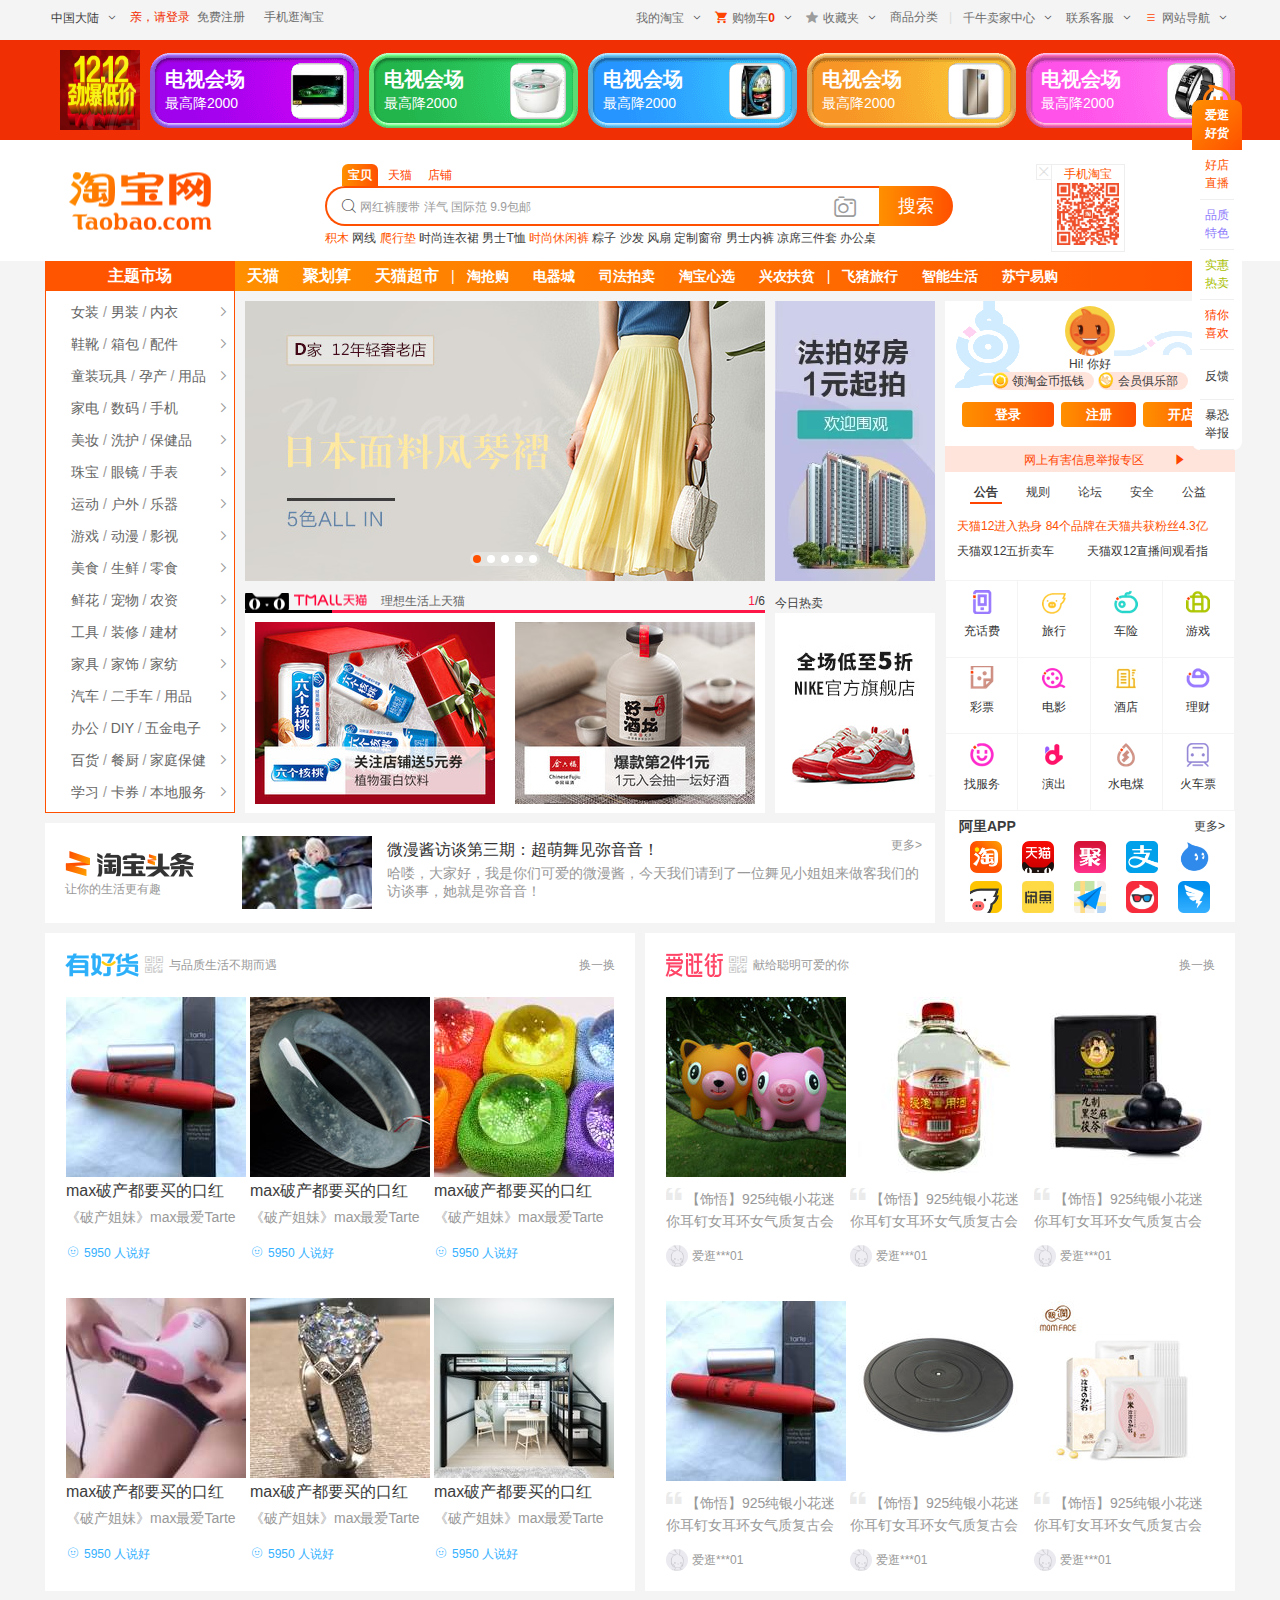
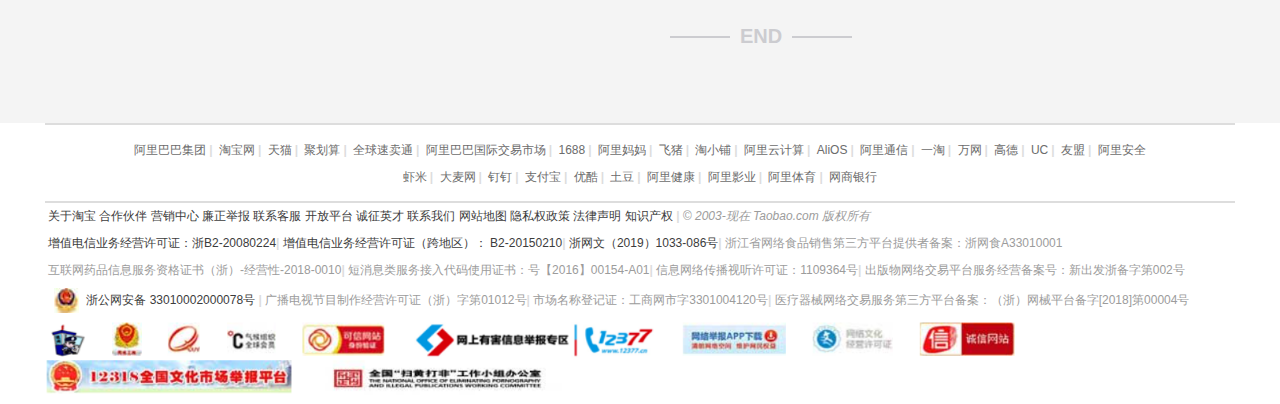
<file: index.html>
<!DOCTYPE html>
<html lang="zh,en">

<head>
	<meta charset="UTF-8">
	<title>淘宝网 - 淘！我喜欢</title>
	<link rel="stylesheet" href="css/index.css">
	<link rel="icon" href="webs/favicon.ico">
	<base target="_blank">
</head>

<body>
	<!-- 头部信息 -->
	<div id="headMessage" class="layer clearfix">
		<ul class="fl">
			<li class="title">
				<span>中国大陆</span>
				<span class="iconfont arrow">&#xe733;</span>
			</li>
			<li class="mr7">
				<a href="webs/landingpage.html" class="login mr7">亲，请登录</a>
				<a href="#">免费注册</a>
			</li>
			<li>
				<a href="#">手机逛淘宝</a>
			</li>
		</ul>

		<ul class="fr">
			<li>
				<a href="#">我的淘宝</a>
				<span class="iconfont arrow">&#xe733;</span>
			</li>
			<li>
				<span class="iconfont mr5 c4">&#xe63a;</span>
				<a href="#">购物车</a>
				<strong>0</strong>
				<span class="iconfont arrow">&#xe733;</span>
			</li>
			<li>
				<a href="#"><span class="iconfont mr5 stroe">&#x3432;</span>收藏夹</a>
				<span class="iconfont arrow">&#xe733;</span>
			</li>
			<li>
				<a href="#">商品分类</a>
			</li>
			<li class="line">|</li>
			<li>
				<a href="#">千牛卖家中心</a>
				<span class="iconfont arrow">&#xe733;</span>
			</li>
			<li>
				<a href="#">联系客服</a>
				<span class="iconfont arrow">&#xe733;</span>
			</li>
			<li>
				<span class="iconfont c4 mr5">&#xe66d;</span>
				<a href="#">网站导航</a>
				<span class="iconfont arrow">&#xe733;</span>
			</li>
		</ul>
	</div>

	<!-- 头部广告 -->
	<div id="headAd">
		<div class="layer clearfix">
			<a href="webs/taobao-hotselling.html" class="fl go"><img src="img/go1.png" alt=""></a>
			<ul class="fr">
				<li class="item1">
					<a href="webs/taobao-hotselling.html" class="fr">
						<img src="img/adimg_01.jpg" alt="">
					</a>
					<h3><a href="webs/taobao-hotselling.html">电视会场</a></h3>
					<p><a href="webs/taobao-hotselling.html">最高降2000</a></p>
				</li>
				<li class="item2">
					<a href="webs/taobao-hotselling.html" class="fr">
						<img src="img/adimg_02.jpg" alt="">
					</a>
					<h3><a href="webs/taobao-hotselling.html">电视会场</a></h3>
					<p><a href="webs/taobao-hotselling.html">最高降2000</a></p>
				</li>
				<li class="item3">
					<a href="webs/taobao-hotselling.html" class="fr">
						<img src="img/adimg_03.jpg" alt="">
					</a>
					<h3><a href="webs/taobao-hotselling.html">电视会场</a></h3>
					<p><a href="webs/taobao-hotselling.html">最高降2000</a></p>
				</li>
				<li class="item4">
					<a href="webs/taobao-hotselling.html" class="fr">
						<img src="img/adimg_04.jpg" alt="">
					</a>
					<h3><a href="webs/taobao-hotselling.html">电视会场</a></h3>
					<p><a href="webs/taobao-hotselling.html">最高降2000</a></p>
				</li>
				<li class="item5">
					<a href="webs/taobao-hotselling.html" class="fr">
						<img src="img/adimg_05.jpg" alt="">
					</a>
					<h3><a href="webs/taobao-hotselling.html">电视会场</a></h3>
					<p><a href="webs/taobao-hotselling.html">最高降2000</a></p>
				</li>
			</ul>
		</div>
	</div>


	<!-- 头部搜索 -->
	<div id="headSearch">
		<div class="cleafix layer">
			<h1 class="fl"><a href="index.html">淘宝网</a></h1><!--以图换字，爬虫优先抓取h1-->

			<div class="code fr">
				<span class="iconfont close">&#xe614;</span>
				<span class="c5">手机淘宝</span>
				<img src="img/code.png" alt="">
			</div>

			<div class="search">
				<ul class="searchTab clearfix">
					<li class="active">宝贝</li>
					<li>天猫</li>
					<li>店铺</li>
				</ul>

				<div class="searchContent clearfix">
					<form action="#">
						<div class="searchBox fl">
							<label>
								<input type="text">
							</label>
							<div class="placeholder">
								<i class="iconfont">&#xe615;</i>
								<span>网红裤腰带 洋气 国际范 9.9包邮</span>
							</div>
							<span class="iconfont imgSearch">&#xe6ba;</span>
						</div>
						<div class="btn fl">
							<button type="submit">搜索</button>
						</div>
					</form>
				</div>

				<div class="hotKey">
					<a href="webs/taobao-hotselling.html" class="c5">积木</a>
					<a href="webs/taobao-hotselling.html">网线</a>
					<a href="webs/taobao-hotselling.html" class="c5">爬行垫</a>
					<a href="webs/taobao-hotselling.html">时尚连衣裙</a>
					<a href="webs/taobao-hotselling.html">男士T恤</a>
					<a href="webs/taobao-hotselling.html" class="c5">时尚休闲裤</a>
					<a href="webs/taobao-hotselling.html">粽子</a>
					<a href="webs/taobao-hotselling.html">沙发</a>
					<a href="webs/taobao-hotselling.html">风扇</a>
					<a href="webs/taobao-hotselling.html">定制窗帘</a>
					<a href="webs/taobao-hotselling.html">男士内裤</a>
					<a href="webs/taobao-hotselling.html">凉席三件套</a>
					<a href="webs/taobao-hotselling.html">办公桌</a>
				</div>
			</div>
		</div>
	</div>

	<!-- 导航 -->
	<div id="nav" class="layer clearfix">
		<h2 class="fl">主题市场</h2>
		<ul>
			<li class="size"><a href="webs/taobao-hotselling.html">天猫</a></li>
			<li class="size"><a href="webs/taobao-hotselling.html">聚划算</a></li>
			<li class="size"><a href="webs/taobao-hotselling.html">天猫超市</a></li>
			<li class="line">|</li>
			<li><a href="webs/taobao-hotselling.html">淘抢购</a></li>
			<li><a href="webs/taobao-hotselling.html">电器城</a></li>
			<li><a href="webs/taobao-hotselling.html">司法拍卖</a></li>
			<li><a href="webs/taobao-hotselling.html">淘宝心选</a></li>
			<li><a href="webs/taobao-hotselling.html">兴农扶贫</a></li>
			<li class="line">|</li>
			<li><a href="webs/taobao-hotselling.html">飞猪旅行</a></li>
			<li><a href="webs/taobao-hotselling.html">智能生活</a></li>
			<li><a href="webs/taobao-hotselling.html">苏宁易购</a></li>
		</ul>
	</div>

	<!-- 首屏内容 -->
	<div id="firstScreen" class="layer clearfix">
		<!-- 左边的内容 -->
		<div class="firstLeft fl">
			<!-- 侧边导航 -->
			<div class="sideNav fl">
				<ul>
					<li>
						<a href="webs/taobao-hotselling.html">女装</a> / <a href="webs/taobao-hotselling.html">男装</a> / <a href="webs/taobao-hotselling.html">内衣</a><span
							class="iconfont fr">&#xe50c;</span>
					</li>
					<li>
						<a href="webs/taobao-hotselling.html">鞋靴</a> / <a href="webs/taobao-hotselling.html">箱包</a> / <a href="webs/taobao-hotselling.html">配件</a><span
							class="iconfont fr">&#xe50c;</span>
					</li>
					<li>
						<a href="webs/taobao-hotselling.html">童装玩具</a> / <a href="webs/taobao-hotselling.html">孕产</a> / <a href="webs/taobao-hotselling.html">用品</a><span
							class="iconfont fr">&#xe50c;</span>
					</li>
					<li>
						<a href="webs/taobao-hotselling.html">家电</a> / <a href="webs/taobao-hotselling.html">数码</a> / <a href="webs/taobao-hotselling.html">手机</a><span
							class="iconfont fr">&#xe50c;</span>
					</li>
					<li>
						<a href="webs/taobao-hotselling.html">美妆</a> / <a href="webs/taobao-hotselling.html">洗护</a> / <a href="webs/taobao-hotselling.html">保健品</a><span
							class="iconfont fr">&#xe50c;</span>
					</li>
					<li>
						<a href="webs/taobao-hotselling.html">珠宝</a> / <a href="webs/taobao-hotselling.html">眼镜</a> / <a href="webs/taobao-hotselling.html">手表</a><span
							class="iconfont fr">&#xe50c;</span>
					</li>
					<li>
						<a href="webs/taobao-hotselling.html">运动</a> / <a href="webs/taobao-hotselling.html">户外</a> / <a href="webs/taobao-hotselling.html">乐器</a><span
							class="iconfont fr">&#xe50c;</span>
					</li>
					<li>
						<a href="webs/taobao-hotselling.html">游戏</a> / <a href="webs/taobao-hotselling.html">动漫</a> / <a href="webs/taobao-hotselling.html">影视</a><span
							class="iconfont fr">&#xe50c;</span>
					</li>
					<li>
						<a href="webs/taobao-hotselling.html">美食</a> / <a href="webs/taobao-hotselling.html">生鲜</a> / <a href="webs/taobao-hotselling.html">零食</a><span
							class="iconfont fr">&#xe50c;</span>
					</li>
					<li>
						<a href="webs/taobao-hotselling.html">鲜花</a> / <a href="webs/taobao-hotselling.html">宠物</a> / <a href="webs/taobao-hotselling.html">农资</a><span
							class="iconfont fr">&#xe50c;</span>
					</li>
					<li>
						<a href="webs/taobao-hotselling.html">工具</a> / <a href="webs/taobao-hotselling.html">装修</a> / <a href="webs/taobao-hotselling.html">建材</a><span
							class="iconfont fr">&#xe50c;</span>
					</li>
					<li>
						<a href="webs/taobao-hotselling.html">家具</a> / <a href="webs/taobao-hotselling.html">家饰</a> / <a href="webs/taobao-hotselling.html#">家纺</a><span
							class="iconfont fr">&#xe50c;</span>
					</li>
					<li>
						<a href="webs/taobao-hotselling.html">汽车</a> / <a href="webs/taobao-hotselling.html">二手车</a> / <a href="webs/taobao-hotselling.html">用品</a><span
							class="iconfont fr">&#xe50c;</span>
					</li>
					<li>
						<a href="webs/taobao-hotselling.html">办公</a> / <a href="webs/taobao-hotselling.html">DIY</a> / <a href="webs/taobao-hotselling.html">五金电子</a><span
							class="iconfont fr">&#xe50c;</span>
					</li>
					<li>
						<a href="webs/taobao-hotselling.html">百货</a> / <a href="webs/taobao-hotselling.html">餐厨</a> / <a href="webs/taobao-hotselling.html">家庭保健</a><span
							class="iconfont fr">&#xe50c;</span>
					</li>
					<li>
						<a href="webs/taobao-hotselling.html">学习</a> / <a href="webs/taobao-hotselling.html">卡券</a> / <a href="webs/taobao-hotselling.html">本地服务</a><span
							class="iconfont fr">&#xe50c;</span>
					</li>
				</ul>
			</div>

			<!-- 图片1容器 -->
			<div class="img1Box fr">
				<div class="pic fl">
					<div class="img">
						<a href="webs/taobao-hotselling.html"><img src="img/pic_01.jpg" alt=""></a>
						<a href="webs/taobao-hotselling.html"><img src="img/pic_06.jpg" alt=""></a>
						<a href="webs/taobao-hotselling.html"><img src="img/pic_07.jpg" alt=""></a>
						<a href="webs/taobao-hotselling.html"><img src="img/pic_04.jpg" alt=""></a>
						<a href="webs/taobao-hotselling.html"><img src="img/pic_05.jpg" alt=""></a>
					</div>

					<button class="iconfont leftBtn">&#xe50a;</button>
					<button class="iconfont rightBtn">&#xe50c;</button>

					<div class="circle">
						<span class="active"></span><span></span><span></span><span></span><span></span>
					</div>
				</div>
				<div class="ad fr">
					<a href="webs/taobao-hotselling.html"><img src="img/ad_02.png" alt=""></a>
				</div>
			</div>

			<!-- 图片2容器 -->
			<div class="img2Box fr">
				<div class="pic fl">
					<div class="picTitle">
						<div class="text clearfix">
							<span class="fl bg">理想生活上天猫</span>
							<span class="fr"><i>1</i>/6</span>
						</div>
						<div class="line">
							<span></span>
						</div>
					</div>
					<div class="img">
						<a href="webs/taobao-hotselling.html"><img src="img/pic_02.jpg" alt=""></a><a href="#"><img src="img/pic_03.jpg"
								alt=""></a>
					</div>

					<button class="iconfont leftBtn">&#xe50a;</button>
					<button class="iconfont rightBtn">&#xe50c;</button>
				</div>
				<div class="ad fr">
					<p class="title">今日热卖</p>
					<a href="webs/taobao-hotselling.html"><img src="img/ad_03.jpg" alt=""></a>
				</div>
			</div>

			<!-- 淘宝头条 -->
			<div class="news fl">
				<div class="hd fl">
					<h3>淘宝头条</h3>
					<p>让你的生活更有趣</p>
				</div>
				<div class="newList fr">
					<div class="imtem">
						<a href="webs/taobao-hotselling.html" class="fl img"><img src="img/news_img_01.jpg" alt=""></a>
						<h4><a href="webs/taobao-hotselling.html">微漫酱访谈第三期：超萌舞见弥音音！</a></h4>
						<p><a href="webs/taobao-hotselling.html">哈喽，大家好，我是你们可爱的微漫酱，今天我们请到了一位舞见小姐姐来做客我们的访谈事，她就是弥音音！</a></p>
						<a href="webs/taobao-hotselling.html" class="more">更多></a>
					</div>
				</div>
			</div>
		</div>


		<!-- 右边的内容 -->
		<div class="firstRight fr">
			<!-- 用户 -->
			<div class="user">
				<a href="webs/taobao-hotselling.html" class="avatar"><img src="img/avatar.jpg" alt=""></a>
				<p class="username">Hi! 你好</p>
				<p class="members">
					<a href="webs/taobao-hotselling.html" class="gold">领淘金币抵钱</a>
					<a href="webs/taobao-hotselling.html" class="club">会员俱乐部</a>
				</p>
				<div class="btn">
					<a href="webs/landingpage.html"><button class="login">登录</button></a>
					<button class="register">注册</button>
					<button class="shop">开店</button>
				</div>
			</div>

			<!-- 举报 -->
			<a href="#" class="tipOff">
				<span>网上有害信息举报专区</span><i class="iconfont">&#xe644;</i>
			</a>

			<!-- 公告区 -->
			<div class="notice">
				<ul class="title">
					<li class="active"><a href="#">公告</a></li>
					<li><a href="webs/taobao-hotselling.html">规则</a></li>
					<li><a href="webs/taobao-hotselling.html">论坛</a></li>
					<li><a href="webs/taobao-hotselling.html">安全</a></li>
					<li><a href="webs/taobao-hotselling.html">公益</a></li>
				</ul>
				<ul class="content clearfix">
					<li class="item1"><a href="#">天猫12进入热身 84个品牌在天猫共获粉丝4.3亿</a></li>
					<li><a href="webs/taobao-hotselling.html">天猫双12五折卖车</a></li>
					<li><a href="webs/taobao-hotselling.html">天猫双12直播间观看指南</a></li>
				</ul>
			</div>

			<!-- 图标区域 -->
			<table class="icon">
				<tr>
					<td class="item1">
						<a href="#">
							<span></span>
							<i>充话费</i>
						</a>
					</td>
					<td class="item2">
						<a href="webs/taobao-hotselling.html">
							<span></span>
							<i>旅行</i>
						</a>
					</td>
					<td class="item3">
						<a href="webs/taobao-hotselling.html">
							<span></span>
							<i>车险</i>
						</a>
					</td>
					<td class="item4">
						<a href="webs/taobao-hotselling.html">
							<span></span>
							<i>游戏</i>
						</a>
					</td>
				</tr>
				<tr>
					<td class="item5">
						<a href="webs/taobao-hotselling.html">
							<span></span>
							<i>彩票</i>
						</a>
					</td>
					<td class="item6">
						<a href="webs/taobao-hotselling.html">
							<span></span>
							<i>电影</i>
						</a>
					</td>
					<td class="item7">
						<a href="webs/taobao-hotselling.html">
							<span></span>
							<i>酒店</i>
						</a>
					</td>
					<td class="item8">
						<a href="webs/taobao-hotselling.html">
							<span></span>
							<i>理财</i>
						</a>
					</td>
				</tr>
				<tr>
					<td class="item9">
						<a href="webs/taobao-hotselling.html">
							<span></span>
							<i>找服务</i>
						</a>
					</td>
					<td class="item10">
						<a href="webs/taobao-hotselling.html">
							<span></span>
							<i>演出</i>
						</a>
					</td>
					<td class="item11">
						<a href="webs/taobao-hotselling.html">
							<span></span>
							<i>水电煤</i>
						</a>
					</td>
					<td class="item12">
						<a href="webs/taobao-hotselling.html">
							<span></span>
							<i>火车票</i>
						</a>
					</td>
				</tr>
			</table>

			<!-- APP -->
			<div class="app">
				<div class="title cleafix">
					<h3 class="fl">阿里APP</h3>
					<a href="webs/taobao-hotselling.html" class="fr">更多></a>
				</div>
				<ul class="appIcon">
					<li><a href="webs/taobao-hotselling.html"><img src="img/app_01.png" alt=""></a></li>
					<li><a href="webs/taobao-hotselling.html"><img src="img/app_02.png" alt=""></a></li>
					<li><a href="webs/taobao-hotselling.html"><img src="img/app_03.png" alt=""></a></li>
					<li><a href="webs/taobao-hotselling.html"><img src="img/app_04.png" alt=""></a></li>
					<li><a href="webs/taobao-hotselling.html"><img src="img/app_05.png" alt=""></a></li>
					<li><a href="webs/taobao-hotselling.html"><img src="img/app_06.png" alt=""></a></li>
					<li><a href="webs/taobao-hotselling.html"><img src="img/app_07.jpg" alt=""></a></li>
					<li><a href="webs/taobao-hotselling.html"><img src="img/app_08.png" alt=""></a></li>
					<li><a href="webs/taobao-hotselling.html"><img src="img/app_09.png" alt=""></a></li>
					<li><a href="webs/taobao-hotselling.html"><img src="img/app_10.png" alt=""></a></li>
				</ul>
			</div>
		</div>
	</div>


	<!-- 有好货与爱逛街 -->
	<div class="layer cleafix mt10">
		<!-- 有好货 -->
		<div class="goods fl">
			<div class="head cleafix">
				<h3 class="fl">
					<img src="img/goods.png" alt="有好货">
					<span class="iconfont">&#xe628;</span>
					<i>与品质生活不期而遇</i>
				</h3>
				<a href="webs/taobao-hotselling.html" class="fr change">换一换</a>
			</div>
			<ul class="list">
				<li>
					<a href="webs/taobao-hotselling.html"><img src="img/shop_img_01.jpg" alt=""></a>
					<h4><a href="webs/taobao-hotselling.html">max破产都要买的口红</a></h4>
					<p class="text"><a href="webs/taobao-hotselling.html">《破产姐妹》max最爱Tarte哑光口红笔</a></p>
					<a href="webs/taobao-hotselling.html" class="comment">
						<span class="iconfont">&#xe7fa;</span><i>5950 人说好</i>
					</a>
				</li>
				<li>
					<a href="webs/taobao-hotselling.html"><img src="img/shop_img_02.jpg" alt=""></a>
					<h4><a href="webs/taobao-hotselling.html">max破产都要买的口红</a></h4>
					<p class="text"><a href="webs/taobao-hotselling.html">《破产姐妹》max最爱Tarte哑光口红笔</a></p>
					<a href="webs/taobao-hotselling.html" class="comment">
						<span class="iconfont">&#xe7fa;</span><i>5950 人说好</i>
					</a>
				</li>
				<li>
					<a href="webs/taobao-hotselling.html"><img src="img/shop_img_03.jpg" alt=""></a>
					<h4><a href="webs/taobao-hotselling.html">max破产都要买的口红</a></h4>
					<p class="text"><a href="webs/taobao-hotselling.html">《破产姐妹》max最爱Tarte哑光口红笔</a></p>
					<a href="webs/taobao-hotselling.html" class="comment">
						<span class="iconfont">&#xe7fa;</span><i>5950 人说好</i>
					</a>
				</li>
				<li>
					<a href="webs/taobao-hotselling.html"><img src="img/shop_img_04.jpg" alt=""></a>
					<h4><a href="webs/taobao-hotselling.html">max破产都要买的口红</a></h4>
					<p class="text"><a href="webs/taobao-hotselling.html">《破产姐妹》max最爱Tarte哑光口红笔</a></p>
					<a href="webs/taobao-hotselling.html" class="comment">
						<span class="iconfont">&#xe7fa;</span><i>5950 人说好</i>
					</a>
				</li>
				<li>
					<a href="webs/taobao-hotselling.html"><img src="img/shop_img_05.jpg" alt=""></a>
					<h4><a href="webs/taobao-hotselling.html">max破产都要买的口红</a></h4>
					<p class="text"><a href="webs/taobao-hotselling.html">《破产姐妹》max最爱Tarte哑光口红笔</a></p>
					<a href="webs/taobao-hotselling.html" class="comment">
						<span class="iconfont">&#xe7fa;</span><i>5950 人说好</i>
					</a>
				</li>
				<li>
					<a href="webs/taobao-hotselling.html"><img src="img/shop_img_06.jpg" alt=""></a>
					<h4><a href="#">max破产都要买的口红</a></h4>
					<p class="text"><a href="webs/taobao-hotselling.html">《破产姐妹》max最爱Tarte哑光口红笔</a></p>
					<a href="webs/taobao-hotselling.html" class="comment">
						<span class="iconfont">&#xe7fa;</span><i>5950 人说好</i>
					</a>
				</li>
			</ul>
		</div>

		<!-- 爱逛街 -->
		<div class="goods fr shooping">
			<div class="head cleafix">
				<h3 class="fl">
					<img src="img/shopping.png" alt="有好货">
					<span class="iconfont">&#xe628;</span>
					<i>献给聪明可爱的你</i>
				</h3>
				<a href="webs/taobao-hotselling.html" class="fr change">换一换</a>
			</div>
			<ul class="list">
				<li>
					<a href="webs/taobao-hotselling.html"><img src="img/shop_img_07.jpg" alt=""></a>
					<p class="text">
						<span class="iconfont">&#xe66b;</span>
						<a href="webs/taobao-hotselling.html">【饰悟】925纯银小花迷你耳钉女耳环女气质复古会动的耳钉小耳坠</a>
					</p>
					<a href="webs/taobao-hotselling.html" class="comment">
						<span><img src="img/small_avatar.png" alt=""></span><i>爱逛***01</i>
					</a>
				</li>
				<li>
					<a href="webs/taobao-hotselling.html"><img src="img/shop_img_08.jpg" alt=""></a>
					<p class="text">
						<span class="iconfont">&#xe66b;</span>
						<a href="webs/taobao-hotselling.html">【饰悟】925纯银小花迷你耳钉女耳环女气质复古会动的耳钉小耳坠</a>
					</p>
					<a href="webs/taobao-hotselling.html" class="comment">
						<span><img src="img/small_avatar.png" alt=""></span><i>爱逛***01</i>
					</a>
				</li>
				<li>
					<a href="webs/taobao-hotselling.html"><img src="img/shop_img_09.jpg" alt=""></a>
					<p class="text">
						<span class="iconfont">&#xe66b;</span>
						<a href="webs/taobao-hotselling.html">【饰悟】925纯银小花迷你耳钉女耳环女气质复古会动的耳钉小耳坠</a>
					</p>
					<a href="webs/taobao-hotselling.html" class="comment">
						<span><img src="img/small_avatar.png" alt=""></span><i>爱逛***01</i>
					</a>
				</li>
				<li>
					<a href="webs/taobao-hotselling.html"><img src="img/shop_img_01.jpg" alt=""></a>
					<p class="text">
						<span class="iconfont">&#xe66b;</span>
						<a href="webs/taobao-hotselling.html">【饰悟】925纯银小花迷你耳钉女耳环女气质复古会动的耳钉小耳坠</a>
					</p>
					<a href="webs/taobao-hotselling.html" class="comment">
						<span><img src="img/small_avatar.png" alt=""></span><i>爱逛***01</i>
					</a>
				</li>
				<li>
					<a href="webs/taobao-hotselling.html"><img src="img/shop_img_10.jpg" alt=""></a>
					<p class="text">
						<span class="iconfont">&#xe66b;</span>
						<a href="webs/taobao-hotselling.html">【饰悟】925纯银小花迷你耳钉女耳环女气质复古会动的耳钉小耳坠</a>
					</p>
					<a href="webs/taobao-hotselling.html" class="comment">
						<span><img src="img/small_avatar.png" alt=""></span><i>爱逛***01</i>
					</a>
				</li>
				<li>
					<a href="webs/taobao-hotselling.html"><img src="img/shop_img_11.jpg" alt=""></a>
					<p class="text">
						<span class="iconfont">&#xe66b;</span>
						<a href="webs/taobao-hotselling.html">【饰悟】925纯银小花迷你耳钉女耳环女气质复古会动的耳钉小耳坠</a>
					</p>
					<a href="webs/taobao-hotselling.html" class="comment">
						<span><img src="img/small_avatar.png" alt=""></span><i>爱逛***01</i>
					</a>
				</li>
			</ul>
		</div>
	</div>

	<!-- 右侧固定定位导航 -->
	<div id="tool">
		<span class="iconfont">&#xe605;</span>
		<div class="btn">
			<a href="webs/taobao-hotselling.html" class="c4 active">爱逛 好货</a>
			<a href="webs/taobao-hotselling.html" class="c5">好店 直播</a>
			<a href="webs/taobao-hotselling.html" class="c6">品质 特色</a>
			<a href="webs/taobao-hotselling.html" class="c7">实惠 热卖</a>
			<a href="webs/taobao-hotselling.html" class="c4">猜你 喜欢</a>
			<a href="webs/404.html" class="item6">反馈</a>
			<a href="webs/404.html" class="">暴恐 举报</a>
		</div>
	</div>
	<!-- END -->
	<div class="ft-END">
		<div class="ft-end" style="display: inline;">
			END
		</div>
	</div>

	<!-- 底部信息 -->
	<div class="footer">
		<div class="footer-hd">
				<span><a href="webs/404.html" rel="noopener noreferrer">阿里巴巴集团</a></span><b>|</b>
				<span><a href="webs/404.html" rel="noopener noreferrer">淘宝网</a></span><b>|</b>
				<span><a href="webs/404.html" rel="noopener noreferrer">天猫</a></span><b>|</b>
				<span><a href="webs/404.html" rel="noopener noreferrer">聚划算</a></span><b>|</b>
				<span><a href="webs/404.html" rel="noopener noreferrer">全球速卖通</a></span><b>|</b>
				<span><a href="webs/404.html" rel="noopener noreferrer">阿里巴巴国际交易市场</a></span><b>|</b>
				<span><a href="webs/404.html" rel="noopener noreferrer">1688</a></span><b>|</b>
				<span><a href="webs/404.html" rel="noopener noreferrer">阿里妈妈</a></span><b>|</b>
				<span><a href="webs/404.html" rel="noopener noreferrer">飞猪</a></span><b>|</b>
				<span><a href="webs/404.html" rel="noopener noreferrer">淘小铺</a></span><b>|</b>
				<span><a href="webs/404.html" rel="noopener noreferrer">阿里云计算</a></span><b>|</b>
				<span><a href="webs/404.html" rel="noopener noreferrer">AliOS</a></span><b>|</b>
				<span><a href="webs/404.html" rel="noopener noreferrer">阿里通信</a></span><b>|</b>
				<span><a href="webs/404.html" rel="noopener noreferrer">一淘</a></span><b>|</b>
				<span><a href="webs/404.html" rel="noopener noreferrer">万网</a></span><b>|</b>
				<span><a href="webs/404.html" rel="noopener noreferrer">高德</a></span><b>|</b>
				<span><a href="webs/404.html" rel="noopener noreferrer">UC</a></span><b>|</b>
				<span><a href="webs/404.html" rel="noopener noreferrer">友盟</a></span><b>|</b>
				<span><a href="webs/404.html" rel="noopener noreferrer">阿里安全</a></span><br>
				<span><a href="webs/404.html" rel="noopener noreferrer">虾米</a></span><b>|</b>
				<span><a href="webs/404.html" rel="noopener noreferrer">大麦网</a></span><b>|</b>
				<span><a href="webs/404.html" rel="noopener noreferrer">钉钉</a></span><b>|</b>
				<span><a href="webs/404.html" rel="noopener noreferrer">支付宝</a></span><b>|</b>
				<span><a href="webs/404.html" rel="noopener noreferrer">优酷</a></span><b>|</b>
				<span><a href="webs/404.html" rel="noopener noreferrer">土豆</a></span><b>|</b>
				<span><a href="webs/404.html" rel="noopener noreferrer">阿里健康</a></span><b>|</b>
				<span><a href="webs/404.html" rel="noopener noreferrer">阿里影业</a></span><b>|</b>
				<span><a href="webs/404.html" rel="noopener noreferrer">阿里体育</a></span><b>|</b>
				<span><a href="webs/404.html" rel="noopener noreferrer">网商银行</a></span>
		</div>
		<div class="footer-bd">
			<p>
				<span><a href="webs/404.html" rel="noopener noreferrer">关于淘宝</a></span>
				<span><a href="webs/404.html" rel="noopener noreferrer">合作伙伴</a></span>
				<span><a href="webs/404.html" rel="noopener noreferrer">营销中心</a></span>
				<span><a href="webs/404.html" rel="noopener noreferrer">廉正举报</a></span>
				<span><a href="webs/404.html" rel="noopener noreferrer">联系客服</a></span>
				<span><a href="webs/404.html" rel="noopener noreferrer">开放平台</a></span>
				<span><a href="webs/404.html" rel="noopener noreferrer">诚征英才</a></span>
				<span><a href="webs/404.html" rel="noopener noreferrer">联系我们</a></span>
				<span><a href="webs/404.html" rel="noopener noreferrer">网站地图</a></span>
				<span><a href="webs/404.html" rel="noopener noreferrer">隐私权政策</a></span>
				<span><a href="webs/404.html" rel="noopener noreferrer">法律声明</a></span>
				<span><a href="webs/404.html" rel="noopener noreferrer">知识产权</a></span>
				<b>|</b> <em>© 2003-现在 Taobao.com 版权所有</em>
			</p>
			<p class="ft-color">
				<span><a href="webs/404.html" rel="noopener noreferrer">增值电信业务经营许可证：浙B2-20080224</a></span><b>|</b>
				<span><a href="webs/404.html" rel="noopener noreferrer">增值电信业务经营许可证（跨地区）： B2-20150210</a></span><b>|</b>
				<span><a href="webs/404.html" rel="noopener noreferrer">浙网文（2019）1033-086号</a></span><b>|</b>
				<span>浙江省网络食品销售第三方平台提供者备案：浙网食A33010001</span>
			</p>
			<p class="ft-color">
				<span>互联网药品信息服务资格证书（浙）-经营性-2018-0010</span><b>|</b>
				<span>短消息类服务接入代码使用证书：号【2016】00154-A01</span><b>|</b>
				<span>信息网络传播视听许可证：1109364号</span><b>|</b>
				<span>出版物网络交易平台服务经营备案号：新出发浙备字第002号</span>
			</p>
			<p class="ft-color">
				<span>
					<a href="webs/404.html" rel="noopener noreferrer"><img src="img/gong-an.png" alt="">
						<span class="footer-mod" style="background-position:-861px 0; width:20px; height: 20px;"></span>
						浙公网安备 33010002000078号
					</a>
				</span><b>|</b>
				<span>广播电视节目制作经营许可证（浙）字第01012号</span><b>|</b>
				<span>市场名称登记证：工商网市字3301004120号</span><b>|</b>
				<span>医疗器械网络交易服务第三方平台备案：（浙）网械平台备字[2018]第00004号</span>
			</p>
		</div>

		<div class="footer-ft">
			<span>
				<a href="webs/404.html" class="footer-mod" rel="noopener noreferrer" style="background-position:0 0; width:36px;">
            	</a>
			</span>
			<span>
            	<a href="webs/404.html" class="footer-mod" rel="noopener noreferrer" style="background-position:0 0; width:30px;">
            	</a>
			</span>
			<span>
            	<a href="webs/404.html" class="footer-mod" rel="noopener noreferrer" style="background-position:-40px 0; width:33px;">
            	</a>
			</span>
			<span>
            	<a href="webs/404.html#" class="footer-mod" rel="noopener noreferrer" style="background-position:-80px 0; width:50px;">
            	</a>
			</span>
			<span>
            	<a href="webs/404.html" class="footer-mod" rel="noopener noreferrer" style="background-position:-140px 0; width:83px;">
            	</a>
			</span>
			<span>
            	<a href="webs/404.html" class="footer-mod" rel="noopener noreferrer" style="background-position:0 -18px; width:250px;">
            	</a>
			</span>
			<span>
            	<a href="webs/404.html" class="footer-mod" rel="noopener noreferrer" style="background-position:-650px 0; width:105px;">
            	</a>
			</span>
			<span>
            	<a href="webs/404.html" class="footer-mod" rel="noopener noreferrer" style="background-position:-345px 0; width:82px;">
            	</a>
			</span>
			<span>
            	<a href="webs/404.html" class="footer-mod" rel="noopener noreferrer" style="background-position:-761px 0; width:97px;">
            	</a>
			</span>
			<span>
				<a href="webs/404.html" class="footer-mod" rel="noopener noreferrer" style="background-position:-884px 0; width:249px;">
				</a>
			</span>
			<span>
            	<a href="webs/404.html" class="footer-mod" rel="noopener noreferrer" style="background-position:0 0; width:249px;">
            	</a>
			</span>
			<a href="webs/404.html"><img src="img/footimg.png" width="970px" height="77px" alt=""></a>
		</div>
	</div>

</body>
</html>
</file>
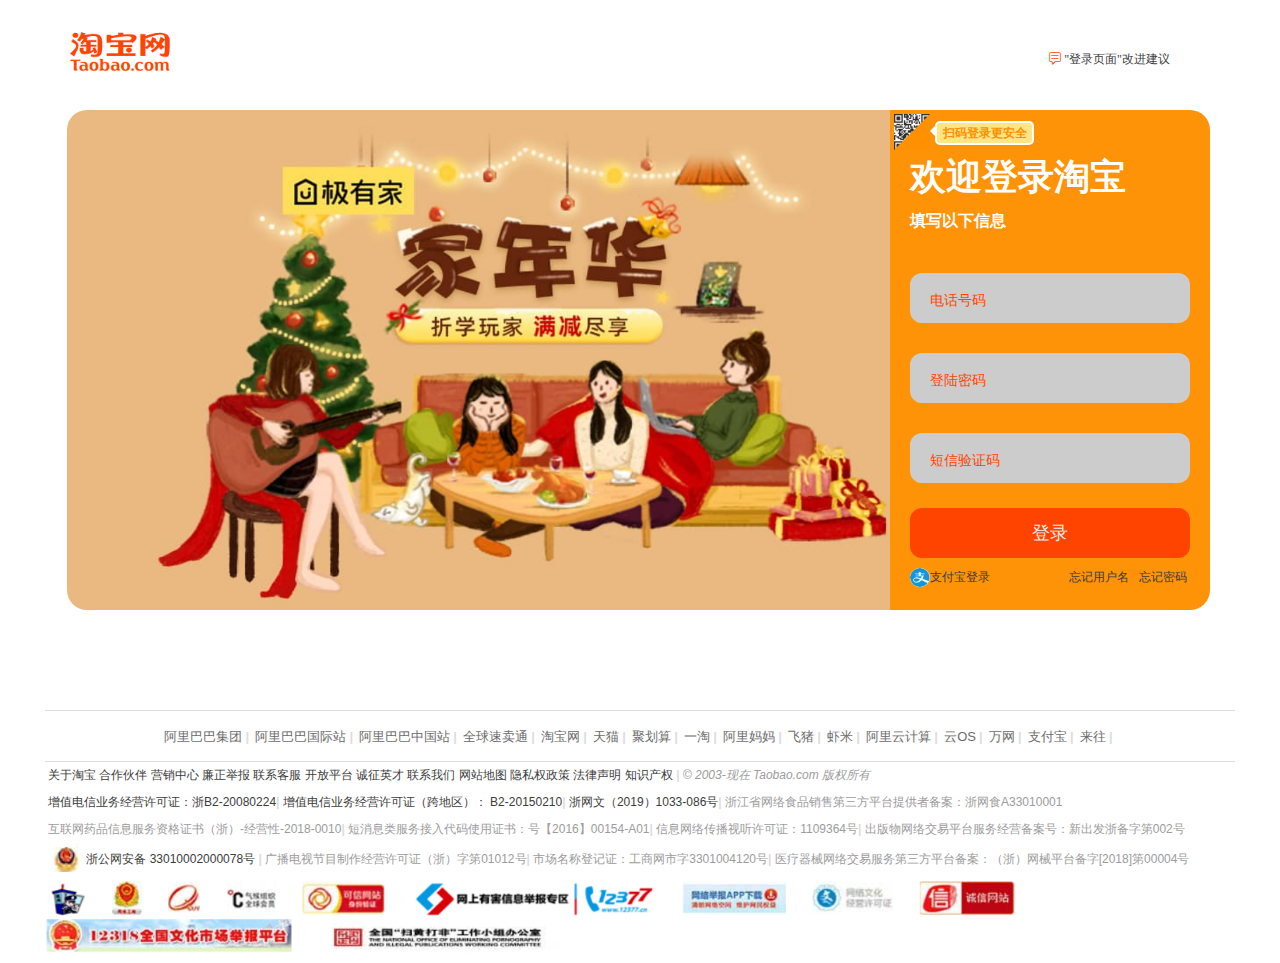
<file: webs/landingpage.html>
<!DOCTYPE html>
<html lang="zh,en">
<head>
    <meta charset="UTF-8">
    <title>欢迎登录</title>
    <link rel="icon" href="../webs/favicon.ico">
    <link rel="stylesheet" href="../css/index.css">
    <style>
        @font-face{
            src: url('../webs/font/iconfont.eot');
        }
        @font-face{
            font-family: 'iconfont';
            src: url('../webs/font1/iconfont.eot');
            src: url('../webs/font1/iconfont.eot?#iefix') format('embedded-opentype'),
            url('../webs/font1/iconfont.woff2') format('woff2'),
            url('../webs/font1/iconfont.woff') format('woff'),
            url('../webs/font1/iconfont.ttf') format('truetype'),
            url('../webs/font1/iconfont.svg#iconfont') format('svg');
        }
        .iconfont{
            font-family: "iconfont", serif !important;
            font-size: 12px;
            font-style: normal;
            -webkit-font-smoothing: antialiased;
            -moz-osx-font-smoothing: grayscale;
            color: #ff4400;
            margin-top: 50px;
        }
        .iconfont a:hover{
            color: #ff4400;
        }
        body{
            align-items: center;/*居中对齐*/
            background-color: #fff;
        }
        .form{
            background-color: #ff9308;
            border-radius: 0 20px 20px 0;
            box-sizing: border-box;
            height: 500px;
            padding: 20px;
            width: 320px;
            margin-left: 890px;
            overflow: hidden;
        }
        .QR{
            width: 0;
            height: 0;
        }
        .QR img{
            width: 36px;
            position: absolute;
            background-color: white;
            margin-top: -16px;
            margin-left: -16px;
        }
        .QR .triangle{
            width: 0;
            height: 0;
            border: 18px solid transparent;
            border-right-color: #ff9000;
            border-bottom-color: #ff9000;
            position: relative;
            top: -16px;
            left: -16px;
        }
        .QR .QR-word{
            width: 95px;
            height: 20px;
            line-height: 20px;
            text-align: center;
            font-weight: bold;
            border: 2px solid #fff;
            border-radius: 5px;
            position: relative;
            top: -55px;
            left: 25px;
            background-color: #ffe583 ;
            color: #ff9000;
            overflow: hidden;
        }
        .QR .QR-word-triangle{
            width: 0;
            height: 0;
            border: 5px solid;
            border-color: transparent #fff transparent transparent;
            position: relative;
            top: -40px;
            left: 15px;
            overflow: hidden;
        }
        .title{
            color: #fff;
            font-family: sans-serif;
            font-size: 36px;
            font-weight: 600;
            margin-top: 20px;
        }
        .subtitle{
            color: #fff;
            font-family: sans-serif;
            font-size: 16px;
            font-weight: 600;
            margin-top: 5px;
        }
        .input-container{
            height: 50px;
            position: relative;
            width: 100%;
        }
        .ic1{
            margin-top: 40px;
        }
        .ic2{
            margin-top: 30px;
        }
        .input{
            background-color: #ccc;
            border-radius: 12px;
            border: 0;
            box-sizing: border-box;
            color: #000;
            font-size: 18px;
            height: 100%;
            outline: 0;
            padding: 4px 20px 0;
            width: 100%;
        }
        .cut{
            background-color: #ff9308;
            border-radius: 10px;
            height: 20px;
            left: 20px;
            position: absolute;
            top: -20px;
            transform: translateY(0);
            transition: transform 200ms;
            width: 76px;
        }
        .input:focus ~ .cut,
        .input:not(:placeholder-shown) ~ .cut{
            transform: translateY(8px);
        }
        .placeholder{
            color: #f40;
            font-family: sans-serif;
            font-size: 14px;
            left: 20px;
            line-height: 14px;
            pointer-events: none;
            position: absolute;
            transform-origin: 0 50%;
            transition: transform 200ms, color 200ms;
            top: 20px;
        }
        .input:focus ~ .placeholder,
        .input:not(:placeholder-shown) ~ .placeholder{
            transform: translateY(-30px) translateX(10px) scale(0.75);
        }
        .input:not(:placeholder-shown) ~ .placeholder{
            color: #999;
        }
        .input:focus ~ .placeholder{
            color: #fff;
        }
        .submit{
            background-color: #f40;
            border-radius: 12px;
            border: 0;
            box-sizing: border-box;
            color: #eee;
            cursor: pointer;
            font-size: 18px;
            height: 50px;
            margin-top: 25px;
            outline: 0;
            text-align: center;
            width: 100%;
        }
        .submit:active{
            background-color: #f63;
        }
        .alipay{
            margin-top: 10px;
        }
        .alipay img{
            width: 20px;
            background-color: white;
            border-radius: 50%;
        }
        .forgot{
            margin-top: 10px;
        }
        .forgot-name{
            margin-right: 10px;
        }
        .forgot-password{
            margin-right: 3px;
        }
        .top{
            width: 1170px;
            height: 110px;
            clear: both;
            content: '';
            display: block;
        }
        .top img{
            width: 110px;
            margin-left: 65px;
            margin-top: 30px;
        }
        .background-img{
            float: left;
            margin-left: 67px;
            width: 823px;
            height: 500px;
            border-radius: 20px 0 0 20px;
        }
        .main{
            width: 1300px;
            margin: 0 auto;
        }
        .footer{
            width: 100% !important;
            max-width: 1600px !important;
            min-height: 155px;
            margin-top: 100px;
            padding-bottom: 9px;
            background-color: #fff;
            font-size: 12px;
            display: inline-block !important;
        }
        .footer .footer-hd{
            padding-top: 12px;
            padding-bottom: 10px;
            border-top: 1px solid #ddd;
            border-bottom: 1px solid #ddd;
            line-height: 27px;
            text-align: center;
        }
        .footer .footer-hd a{
            color: #6c6c6c;
            font-size: 13px;
        }
        .footer .footer-hd b{
            color: #ddd;
            margin: 0 3px;
            font-size: 13px;
        }
        .footer .footer-bd p{
            line-height: 27px;
            margin: 0 3px;
            color: #6c6c6c;
        }
        .footer .footer-bd b{
            color: #ddd;
        }
        .footer .footer-bd em{
            color: #9c9c9c;
        }
        .footer .footer-bd .ft-color{
            color: #9c9c9c;
        }
        .footer a:hover{
            color: #f40;
        }
        .footer .footer-hd, .footer .footer-bd, .footer .footer-ft{
            width: 1190px;
            max-width: 100%;
            margin-left: auto;
            margin-right: auto;
        }
        .foot-img{
            display: block;
            margin-right: 200px;
        }
        .footer .footer-ft .foot-img img{
            width: 970px;
            height: 77px;
        }
    </style>
</head>
<body>
<div class="main">
    <div class="top">
        <a href="../index.html"><img src="../img/logo1.png" alt="淘宝logo"></a>
        <div class="iconfont fr">&#xe651;
            <a href="404.html">"登录页面"改进建议</a>
        </div>
    </div>
    
    <img class="background-img" src="../img/denglu.png" alt="淘宝背景">

    <div class="form">

        <div class="QR">
            <img src="../img/erweima.png" alt="">
            <a href="404.html"><div class="triangle"></div></a>
            <div class="QR-word-triangle"></div>
            <div class="QR-word">
                扫码登录更安全
            </div>
        </div>

        <div class="title">欢迎登录淘宝</div>
        <div class="subtitle">填写以下信息</div>
        <div class="input-container ic1">
            <input id="name" class="input" type="text" placeholder=" " />
            <div class="cut"></div>
            <label for="name" class="placeholder">电话号码</label>
        </div>
        <div class="input-container ic2">
            <input id="phone" class="input" type="text" placeholder=" " />
            <div class="cut"></div>
            <label for="phone" class="placeholder">登陆密码</label>
        </div>
        <div class="input-container ic2">
            <input id="number" class="input" type="text" placeholder=" " />
            <div class="cut"></div>
            <label for="number" class="placeholder">短信验证码 </label>
        </div>
        <button type="submit" class="submit">登录</button>
        <div class="alipay fl"><img src="../img/zfb.png" alt=""><a href="404.html">支付宝登录</a></div>
        <div class="forgot">
            <a class="forgot-password fr"  href="404.html">忘记密码</a><a class="forgot-name fr"  href="404.html">忘记用户名</a>
        </div>
    </div>
</div>

<!-- 底部信息 -->
    <div class="footer">
        <div class="footer-hd">
            <span><a href="404.html" rel="noopener noreferrer">阿里巴巴集团</a></span><b>|</b>
            <span><a href="404.html" rel="noopener noreferrer">阿里巴巴国际站</a></span><b>|</b>
            <span><a href="404.html" rel="noopener noreferrer">阿里巴巴中国站</a></span><b>|</b>
            <span><a href="404.html" rel="noopener noreferrer">全球速卖通</a></span><b>|</b>
            <span><a href="404.html" rel="noopener noreferrer">淘宝网</a></span><b>|</b>
            <span><a href="404.html" rel="noopener noreferrer">天猫</a></span><b>|</b>
            <span><a href="404.html" rel="noopener noreferrer">聚划算</a></span><b>|</b>
            <span><a href="404.html" rel="noopener noreferrer">一淘</a></span><b>|</b>
            <span><a href="404.html" rel="noopener noreferrer">阿里妈妈</a></span><b>|</b>
            <span><a href="404.html" rel="noopener noreferrer">飞猪</a></span><b>|</b>
            <span><a href="404.html" rel="noopener noreferrer">虾米</a></span><b>|</b>
            <span><a href="404.html" rel="noopener noreferrer">阿里云计算</a></span><b>|</b>
            <span><a href="404.html" rel="noopener noreferrer">云OS</a></span><b>|</b>
            <span><a href="404.html" rel="noopener noreferrer">万网</a></span><b>|</b>
            <span><a href="404.html" rel="noopener noreferrer">支付宝</a></span><b>|</b>
            <span><a href="404.html" rel="noopener noreferrer">来往</a></span><b>|</b>
        </div>
        <div class="footer-bd">
            <p>
                <span><a href="404.html" rel="noopener noreferrer">关于淘宝</a></span>
                <span><a href="404.html" rel="noopener noreferrer">合作伙伴</a></span>
                <span><a href="404.html" rel="noopener noreferrer">营销中心</a></span>
                <span><a href="404.html" rel="noopener noreferrer">廉正举报</a></span>
                <span><a href="404.html" rel="noopener noreferrer">联系客服</a></span>
                <span><a href="404.html" rel="noopener noreferrer">开放平台</a></span>
                <span><a href="404.html" rel="noopener noreferrer">诚征英才</a></span>
                <span><a href="404.html" rel="noopener noreferrer">联系我们</a></span>
                <span><a href="404.html" rel="noopener noreferrer">网站地图</a></span>
                <span><a href="404.html" rel="noopener noreferrer">隐私权政策</a></span>
                <span><a href="404.html" rel="noopener noreferrer">法律声明</a></span>
                <span><a href="404.html" rel="noopener noreferrer">知识产权</a></span>
                <b>|</b> <em>© 2003-现在 Taobao.com 版权所有</em>
            </p>
            <p class="ft-color">
                <span><a href="404.html" rel="noopener noreferrer">增值电信业务经营许可证：浙B2-20080224</a></span><b>|</b>
                <span><a href="404.html" rel="noopener noreferrer">增值电信业务经营许可证（跨地区）： B2-20150210</a></span><b>|</b>
                <span><a href="404.html" rel="noopener noreferrer">浙网文（2019）1033-086号</a></span><b>|</b>
                <span>浙江省网络食品销售第三方平台提供者备案：浙网食A33010001</span>
            </p>
            <p class="ft-color">
                <span>互联网药品信息服务资格证书（浙）-经营性-2018-0010</span><b>|</b>
                <span>短消息类服务接入代码使用证书：号【2016】00154-A01</span><b>|</b>
                <span>信息网络传播视听许可证：1109364号</span><b>|</b>
                <span>出版物网络交易平台服务经营备案号：新出发浙备字第002号</span>
            </p>
            <p class="ft-color">
                    <span>
                        <a href="404.html" rel="noopener noreferrer"><img src="../img/gong-an.png" alt="">
                            <span class="footer-mod" style="background-position:-861px 0; width:20px; height: 20px;"></span>
                            浙公网安备 33010002000078号
                        </a>
                    </span><b>|</b>
                <span>广播电视节目制作经营许可证（浙）字第01012号</span><b>|</b>
                <span>市场名称登记证：工商网市字3301004120号</span><b>|</b>
                <span>医疗器械网络交易服务第三方平台备案：（浙）网械平台备字[2018]第00004号</span>
            </p>
        </div>
    
        <div class="footer-ft">
                <span>
                    <a href="404.html" class="footer-mod" rel="noopener noreferrer" style="background-position:0 0; width:36px;">
                    </a>
                </span>
            <span>
                    <a href="404.html" class="footer-mod" rel="noopener noreferrer" style="background-position:0 0; width:30px;">
                    </a>
                </span>
            <span>
                    <a href="404.html" class="footer-mod" rel="noopener noreferrer" style="background-position:-40px 0; width:33px;">
                    </a>
                </span>
            <span>
                    <a href="404.html" class="footer-mod" rel="noopener noreferrer" style="background-position:-80px 0; width:50px;">
                    </a>
                </span>
            <span>
                    <a href="404.html" class="footer-mod" rel="noopener noreferrer" style="background-position:-140px 0; width:83px;">
                    </a>
                </span>
            <span>
                    <a href="404.html" class="footer-mod" rel="noopener noreferrer" style="background-position:0 -18px; width:250px;">
                    </a>
                </span>
            <span>
                    <a href="404.html" class="footer-mod" rel="noopener noreferrer" style="background-position:-650px 0; width:105px;">
                    </a>
                </span>
            <span>
                    <a href="404.html" class="footer-mod" rel="noopener noreferrer" style="background-position:-345px 0; width:82px;">
                    </a>
                </span>
            <span>
                    <a href="404.html" class="footer-mod" rel="noopener noreferrer" style="background-position:-761px 0; width:97px;">
                    </a>
                </span>
            <span>
                    <a href="404.html" class="footer-mod" rel="noopener noreferrer" style="background-position:-884px 0; width:249px;">
                    </a>
                </span>
            <span>
                    <a href="404.html" class="footer-mod" rel="noopener noreferrer" style="background-position:0 0; width:249px;">
                    </a>
                </span>
            <a class="foot-img"  href="404.html"><img src="../img/footimg.png" alt=""></a>
        </div>
    </div>

</body>
</html>
</file>
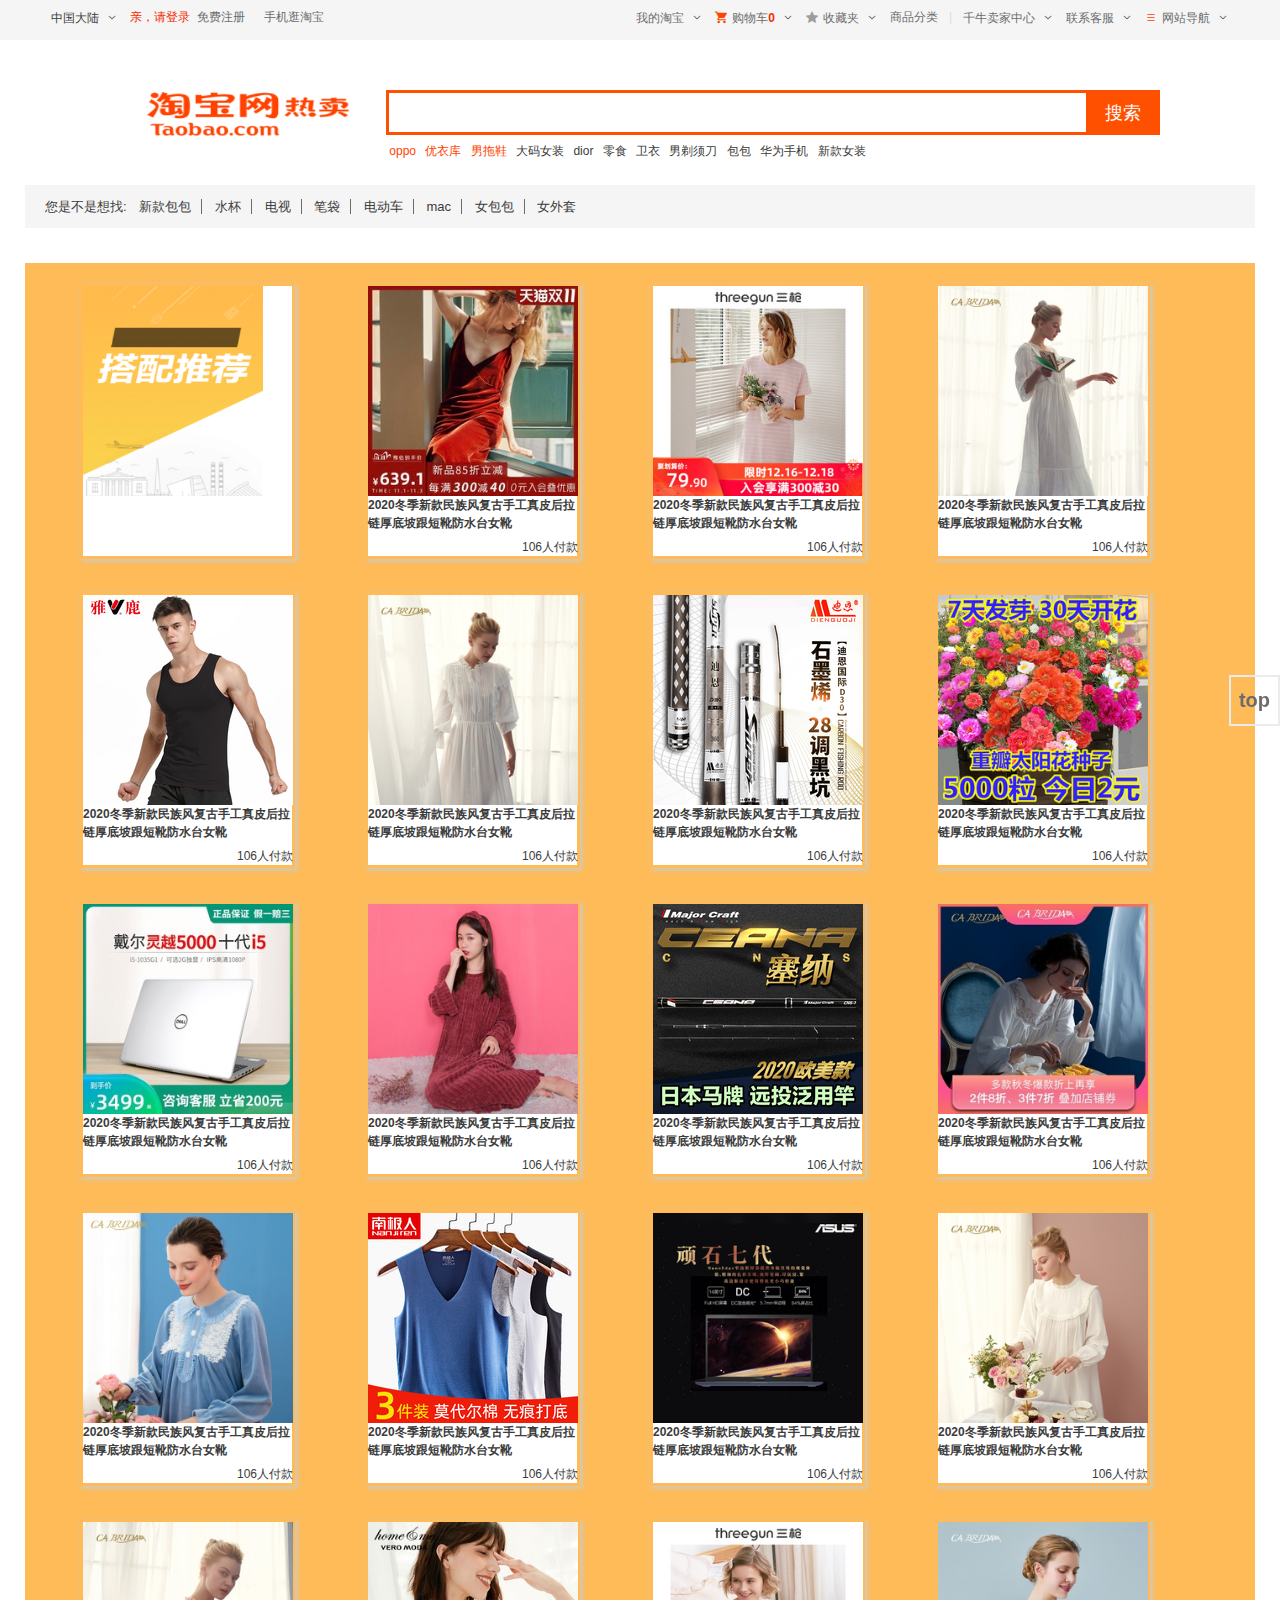
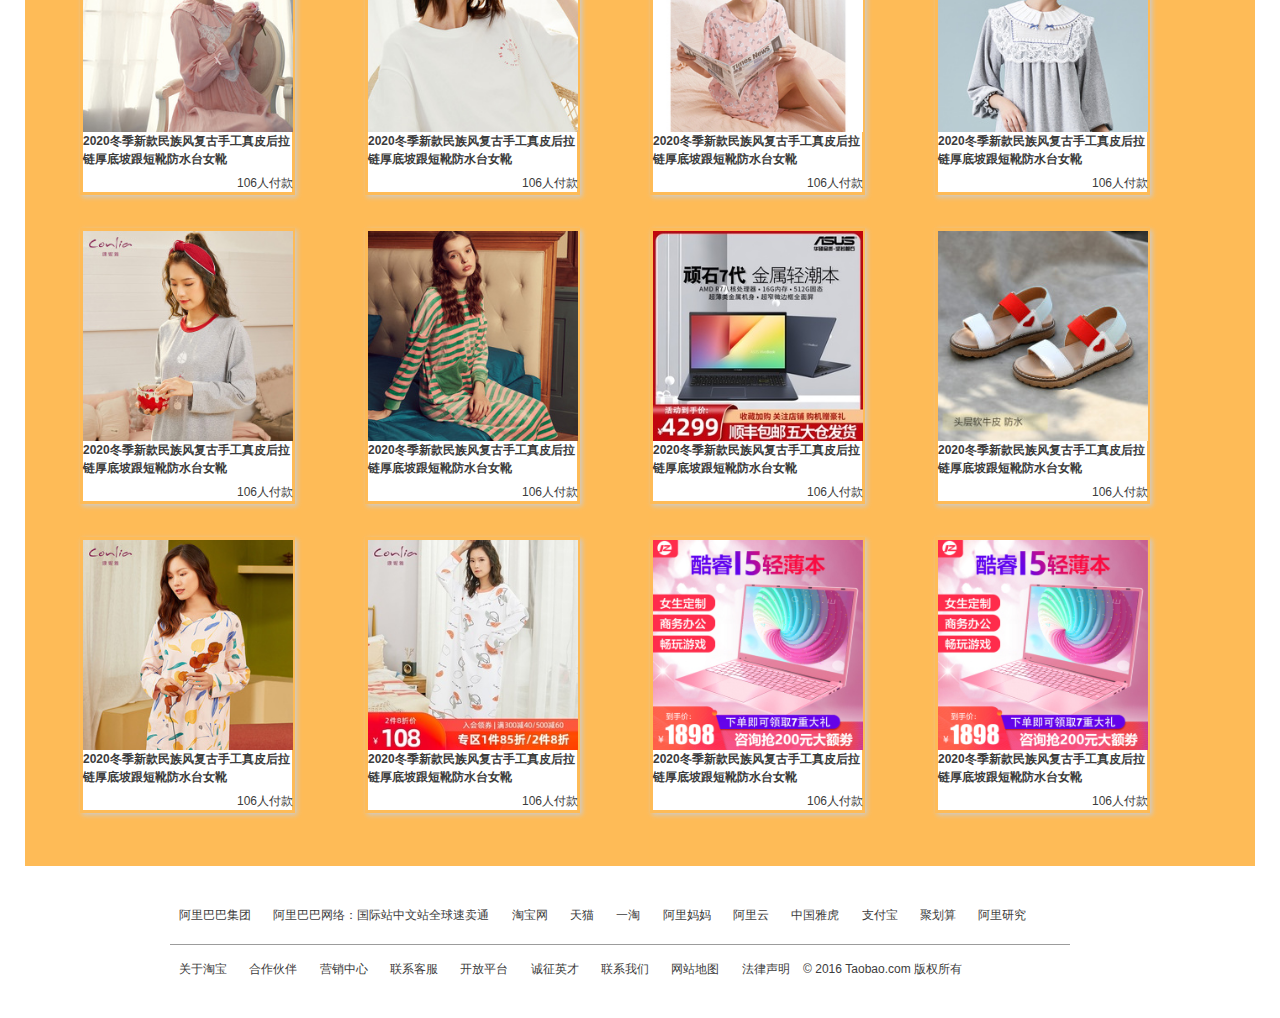
<file: webs/taobao-hotselling.html>
<!DOCTYPE html>
<html lang="zh,en">
<head>
    <meta charset="UTF-8">
    <title>淘宝热卖</title>
    <link rel="icon" href="../webs/favicon.ico">
    <link rel="stylesheet" href="../css/index.css">
    <base target="_blank">
    <style>
	body{
	    background-color: #fff;
	}
    </style>
</head>

<body>
<!-- 头部信息 -->
<div id="wrapper-head">
    <div id="headMessage" class="layer clearfix">
        <ul class="fl">
            <li class="title">
                <span>中国大陆</span>
                <span class="iconfont arrow">&#xe733;</span>
            </li>
            <li class="mr7">
                <a href="../webs/landingpage.html" class="login mr7">亲，请登录</a>
                <a href="404.html">免费注册</a>
            </li>
            <li>
                <a href="404.html">手机逛淘宝</a>
            </li>
        </ul>

        <ul class="fr">
            <li>
                <a href="../index.html">我的淘宝</a>
                <span class="iconfont arrow">&#xe733;</span>
            </li>
            <li>
                <span class="iconfont mr5 c4">&#xe63a;</span>
                <a href="404.html">购物车</a>
                <strong>0</strong>
                <span class="iconfont arrow">&#xe733;</span>
            </li>
            <li>
                <a href="404.html"><span class="iconfont mr5 stroe">&#x3432;</span>收藏夹</a>
                <span class="iconfont arrow">&#xe733;</span>
            </li>
            <li>
                <a href="404.html">商品分类</a>
            </li>
            <li class="line">|</li>
            <li>
                <a href="404.html">千牛卖家中心</a>
                <span class="iconfont arrow">&#xe733;</span>
            </li>
            <li>
                <a href="404.html">联系客服</a>
                <span class="iconfont arrow">&#xe733;</span>
            </li>
            <li>
                <span class="iconfont c4 mr5">&#xe66d;</span>
                <a href="404.html">网站导航</a>
                <span class="iconfont arrow">&#xe733;</span>
            </li>
        </ul>
    </div>
</div>

<div class="head-hot">
    <a href="../index.html"><img class="head-img" src="../img/tbremai.png" alt=""></a>
    <div class="search-wrapper">
        <form action="#">
            <div class="search-box fl">
                <label>
                    <input type="text">
                </label>
            </div>
            <div class="button-submit fl">
                <button type="submit">搜索</button>
            </div>
            <div class="placeholder-remai">
                <span class="placeholder-remai-1">oppo</span>
                <span class="placeholder-remai-1">优衣库</span>
                <span class="placeholder-remai-1">男拖鞋</span>
                <span>大码女装</span>
                <span>dior</span>
                <span>零食</span>
                <span>卫衣</span>
                <span>男剃须刀</span>
                <span>包包</span>
                <span>华为手机</span>
                <span>新款女装</span>
            </div>
        </form>
    </div>
</div>

<div class="guess">
    <a href="#">您是不是想找:</a>
    <a class="bor" href="404.html">新款包包</a>
    <a class="bor" href="404.html">水杯</a>
    <a class="bor" href="404.html">电视</a>
    <a class="bor" href="404.html">笔袋</a>
    <a class="bor" href="404.html">电动车</a>
    <a class="bor" href="404.html">mac</a>
    <a class="bor" href="404.html">女包包</a>
    <a class="bor1" href="404.html">女外套</a>
</div>
<div class="wrapper">
    <div class="main">
        <div class="item" data-brief="淘宝热卖">
            <div class="">
                <img class="main-img" src="../img/dapeituijian.png" style="width: 180px;height: 210px" alt=""></div>
        </div>
        
        <div class="item" data-brief="双十二特惠睡衣">
            <div class="">
                <img class="main-img" src="../img/2.jpg" alt="">
                <h4>2020冬季新款民族风复古手工真皮后拉链厚底坡跟短靴防水台女靴</h4>
                <a href="404.html">106人付款</a>
            </div>
        </div>
        
        <div class="item" data-brief="threegun三枪">
            <div class="">
                <img class="main-img" src="../img/3.jpg" alt="">
                <h4>2020冬季新款民族风复古手工真皮后拉链厚底坡跟短靴防水台女靴</h4>
                <a href="404.html">106人付款</a>
            </div>
        </div>
        
        <div class="item" data-brief="民风复古裙">
            <div class="">
                <img class="main-img" src="../img/4.jpg" alt="">
                <h4>2020冬季新款民族风复古手工真皮后拉链厚底坡跟短靴防水台女靴</h4>
                <a href="404.html">106人付款</a>
                </div>
        </div>

        <div class="item" data-brief="雅鹿运动背心">
            <div class="">
                <img class="main-img" src="../img/5.jpg" alt="">
                <h4>2020冬季新款民族风复古手工真皮后拉链厚底坡跟短靴防水台女靴</h4>
                <a href="404.html">106人付款</a>
                </div>
        </div>
        
        <div class="item" data-brief="CA BRIDA裙">
            <div class="">
                <img class="main-img" src="../img/6.jpg" alt="">
                <h4>2020冬季新款民族风复古手工真皮后拉链厚底坡跟短靴防水台女靴</h4>
                <a href="404.html">106人付款</a>
                </div>
        </div>
        
        <div class="item" data-brief="石墨烯鱼竿">
            <div class="">
                <img class="main-img" src="../img/7.jpg" alt="">
                <h4>2020冬季新款民族风复古手工真皮后拉链厚底坡跟短靴防水台女靴</h4>
                <a href="404.html">106人付款</a>
                </div>
        </div>
        
        <div class="item" data-brief="太阳花种子">
            <div class="">
                <img class="main-img" src="../img/8.jpg" alt="">
                <h4>2020冬季新款民族风复古手工真皮后拉链厚底坡跟短靴防水台女靴</h4>
                <a href="404.html">106人付款</a>
                </div>
        </div>
        
        <div class="item" data-brief="戴尔笔记本电脑">
            <div class="">
                <img class="main-img" src="../img/9.jpg" alt="">
                <h4>2020冬季新款民族风复古手工真皮后拉链厚底坡跟短靴防水台女靴</h4>
                <a href="404.html">106人付款</a>
                </div>
        </div>
        
        <div class="item" data-brief="女生睡衣">
            <div class="">
                <img class="main-img" src="../img/10.jpg" alt="">
                <h4>2020冬季新款民族风复古手工真皮后拉链厚底坡跟短靴防水台女靴</h4>
                <a href="404.html">106人付款</a>
            </div>
        </div>
        
        <div class="item" data-brief="塞纳远投杆">
            <div class="">
                <img class="main-img" src="../img/11.jpg" alt="">
                <h4>2020冬季新款民族风复古手工真皮后拉链厚底坡跟短靴防水台女靴</h4>
                <a href="404.html">106人付款</a>
            </div>
        </div>
        
        <div class="item" data-brief="秋冬款长裙">
            <div class="">
                <img class="main-img" src="../img/12.jpg" alt="">
                <h4>2020冬季新款民族风复古手工真皮后拉链厚底坡跟短靴防水台女靴</h4>
                <a href="404.html">106人付款</a>
            </div>
        </div>
        
        <div class="item" data-brief="女士蓝睡衣">
            <div class="">
                <img class="main-img" src="../img/13.jpg" alt="">
                <h4>2020冬季新款民族风复古手工真皮后拉链厚底坡跟短靴防水台女靴</h4>
                <a href="404.html">106人付款</a>
            </div>
        </div>
        
        <div class="item" data-brief="莫代尔背心">
            <div class="">
                <img class="main-img" src="../img/14.jpg" alt="">
                <h4>2020冬季新款民族风复古手工真皮后拉链厚底坡跟短靴防水台女靴</h4>
                <a href="404.html">106人付款</a>
            </div>
        </div>
        
        <div class="item" data-brief="Asus笔记本">
            <div class="">
                <img class="main-img" src="../img/15.jpg" alt="">
                <h4>2020冬季新款民族风复古手工真皮后拉链厚底坡跟短靴防水台女靴</h4>
                <a href="404.html">106人付款</a>
            </div>
        </div>
        
        <div class="item" data-brief="睡衣">
            <div class="">
                <img class="main-img" src="../img/16.jpg" alt="">
                <h4>2020冬季新款民族风复古手工真皮后拉链厚底坡跟短靴防水台女靴</h4>
                <a href="404.html">106人付款</a>
            </div>
        </div>
        
        <div class="item" data-brief="睡衣">
            <div class="">
                <img class="main-img" src="../img/17.jpg" alt="">
                <h4>2020冬季新款民族风复古手工真皮后拉链厚底坡跟短靴防水台女靴</h4>
                <a href="404.html">106人付款</a>
            </div>
        </div>
        
        <div class="item" data-brief="睡衣">
            <div class="">
                <img class="main-img" src="../img/18.jpg" alt="">
                <h4>2020冬季新款民族风复古手工真皮后拉链厚底坡跟短靴防水台女靴</h4>
                <a href="404.html">106人付款</a>
            </div>
        </div>
        
        <div class="item" data-brief="睡衣">
            <div class="">
                <img class="main-img" src="../img/19.jpg" alt="">
                <h4>2020冬季新款民族风复古手工真皮后拉链厚底坡跟短靴防水台女靴</h4>
                <a href="404.html">106人付款</a>
            </div>
        </div>
        
        <div class="item" data-brief="睡衣">
            <div class="">
                <img class="main-img" src="../img/20.jpg" alt="">
                <h4>2020冬季新款民族风复古手工真皮后拉链厚底坡跟短靴防水台女靴</h4>
                <a href="404.html">106人付款</a>
            </div>
        </div>
        
        <div class="item" data-brief="睡衣">
            <div class="">
                <img class="main-img" src="../img/21.jpg" alt="">
                <h4>2020冬季新款民族风复古手工真皮后拉链厚底坡跟短靴防水台女靴</h4>
                <a href="404.html">106人付款</a>
            </div>
        </div>
        
        <div class="item" data-brief="睡衣">
            <div class="">
                <img class="main-img" src="../img/22.jpg" alt="">
                <h4>2020冬季新款民族风复古手工真皮后拉链厚底坡跟短靴防水台女靴</h4>
                <a href="404.html">106人付款</a>
            </div>
        </div>
        
        <div class="item" data-brief="Asus笔记本电脑">
            <div class="">
                <img class="main-img" src="../img/23.jpg" alt="">
                <h4>2020冬季新款民族风复古手工真皮后拉链厚底坡跟短靴防水台女靴</h4>
                <a href="404.html">106人付款</a>
            </div>
        </div>
        
        <div class="item" data-brief="女凉鞋">
            <div class="">
                <img class="main-img" src="../img/24.jpg" alt="">
                <h4>2020冬季新款民族风复古手工真皮后拉链厚底坡跟短靴防水台女靴</h4>
                <a href="404.html">106人付款</a>
            </div>
        </div>
        
        <div class="item" data-brief="睡衣">
            <div class="">
                <img class="main-img" src="../img/25.jpg" alt="">
                <h4>2020冬季新款民族风复古手工真皮后拉链厚底坡跟短靴防水台女靴</h4>
                <a href="404.html">106人付款</a>
            </div>
        </div>
        
        <div class="item" data-brief="睡衣">
            <div class="">
                <img class="main-img" src="../img/26.jpg" alt="">
                <h4>2020冬季新款民族风复古手工真皮后拉链厚底坡跟短靴防水台女靴</h4>
                <a href="404.html">106人付款</a>
            </div>
        </div>
        
        <div class="item" data-brief="女生/商务轻薄本">
            <div class="">
                <img class="main-img" src="../img/27.jpg" alt="">
                <h4>2020冬季新款民族风复古手工真皮后拉链厚底坡跟短靴防水台女靴</h4>
                <a href="404.html">106人付款</a>
            </div>
        </div>

        <div class="item" data-brief="女生/商务轻薄本">
            <div class="">
                <img class="main-img" src="../img/27.jpg" alt="">
                <h4>2020冬季新款民族风复古手工真皮后拉链厚底坡跟短靴防水台女靴</h4>
                <a href="404.html">106人付款</a>
            </div>
        </div>
    </div>
</div>

<!--top固定导航栏-->
    <div class="back-top">
        <a href="#wrapper-head" target="_self">top</a>
    </div>

<!--footer-->
<div class="footer-remai">
    <p>
        <span><a href="404.html">阿里巴巴集团</a></span>
        <span><a href="404.html">阿里巴巴网络：国际站中文站全球速卖通</a></span>
        <span><a href="404.html">淘宝网</a></span>
        <span><a href="404.html">天猫</a></span>
        <span><a href="404.html">一淘</a></span>
        <span><a href="404.html">阿里妈妈</a></span>
        <span><a href="404.html">阿里云</a></span>
        <span><a href="404.html">中国雅虎</a></span>
        <span><a href="404.html">支付宝</a></span>
        <span><a href="404.html">聚划算</a></span>
        <span><a href="404.html">阿里研究</a></span>
    </p>
    <div class="footer-remai-hd">
        <span><a href="404.html">关于淘宝</a></span>
        <span><a href="404.html">合作伙伴</a></span>
        <span><a href="404.html">营销中心</a></span>
        <span><a href="404.html">联系客服</a></span>
        <span><a href="404.html">开放平台</a></span>
        <span><a href="404.html">诚征英才</a></span>
        <span><a href="404.html">联系我们</a></span>
        <span><a href="404.html">网站地图</a></span>
        <span><a href="404.html">法律声明</a></span>
        <span>© 2016 Taobao.com 版权所有</span>
    </div>
</div>

</body>
</html>
</file>
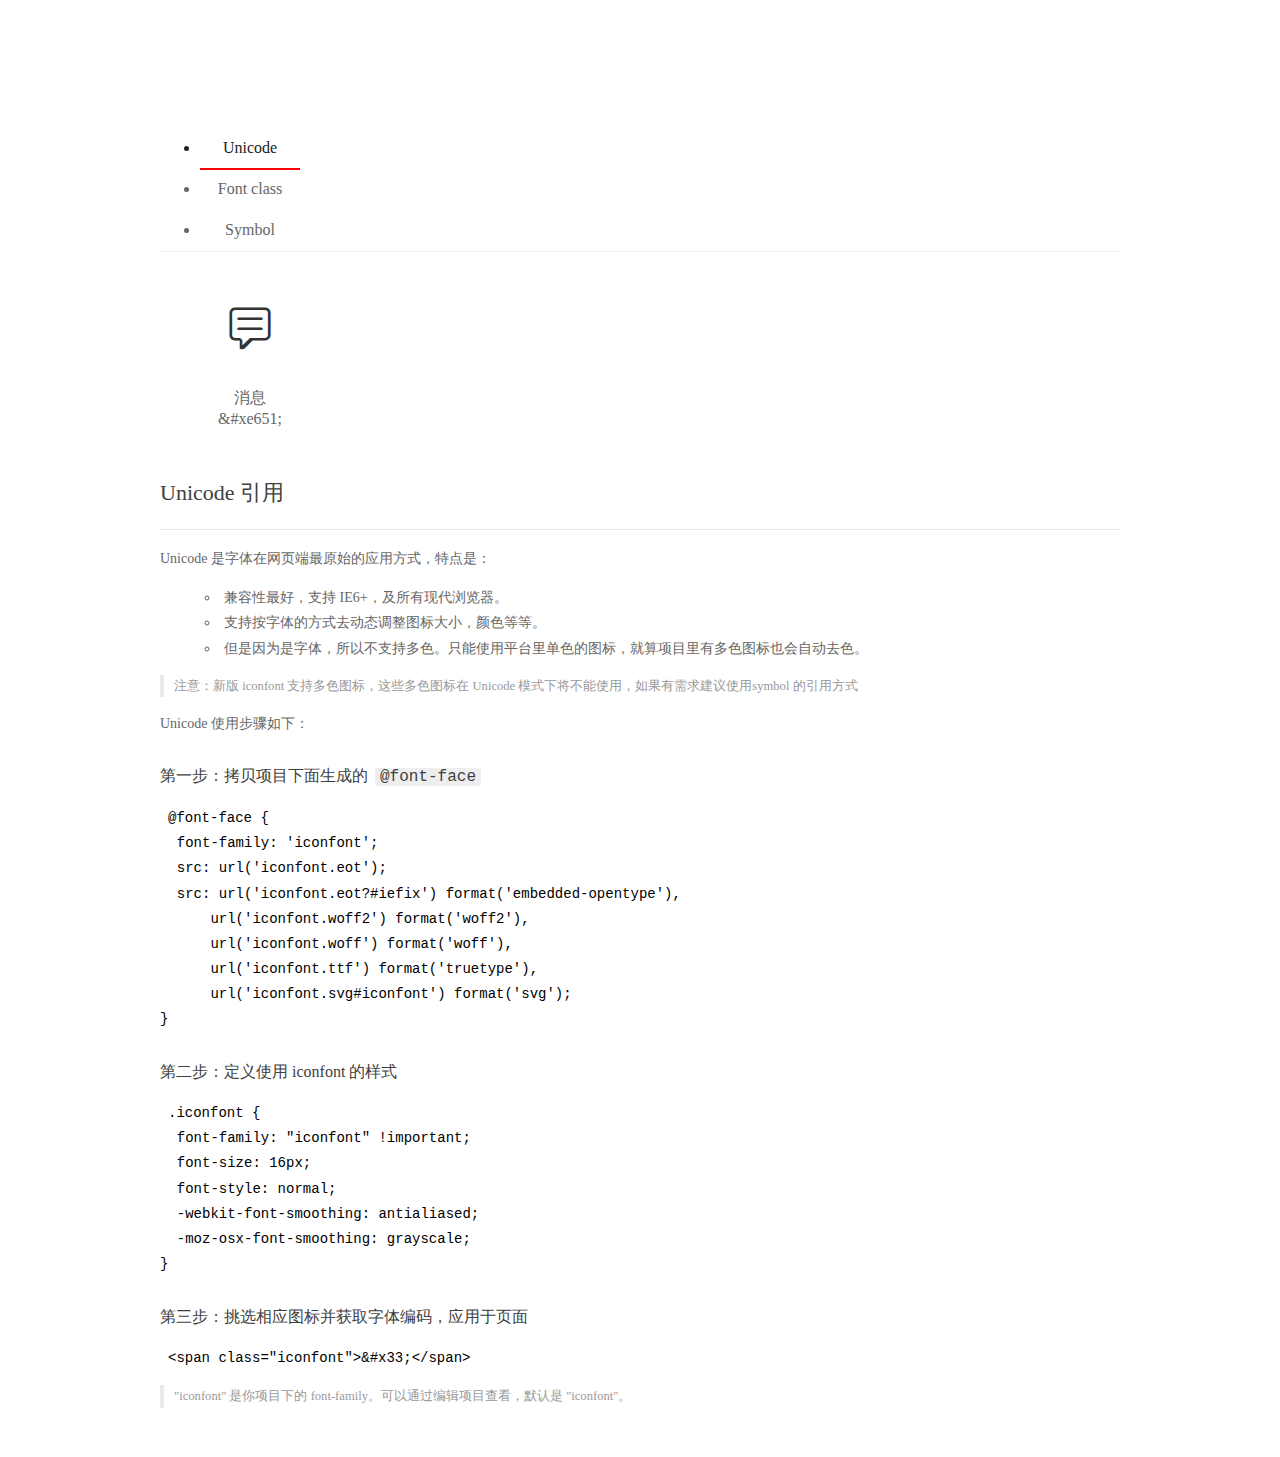
<file: webs/font1/demo_index.html>
<!DOCTYPE html>
<html>
<head>
  <meta charset="utf-8"/>
  <title>IconFont Demo</title>
  <link rel="shortcut icon" href="https://img.alicdn.com/tps/i4/TB1_oz6GVXXXXaFXpXXJDFnIXXX-64-64.ico" type="image/x-icon"/>
  <link rel="stylesheet" href="https://g.alicdn.com/thx/cube/1.3.2/cube.min.css">
  <link rel="stylesheet" href="demo.css">
  <link rel="stylesheet" href="iconfont.css">
  <script src="iconfont.js"></script>
  <!-- jQuery -->
  <script src="https://a1.alicdn.com/oss/uploads/2018/12/26/7bfddb60-08e8-11e9-9b04-53e73bb6408b.js"></script>
  <!-- 代码高亮 -->
  <script src="https://a1.alicdn.com/oss/uploads/2018/12/26/a3f714d0-08e6-11e9-8a15-ebf944d7534c.js"></script>
</head>
<body>
  <div class="main">
    <h1 class="logo"><a href="https://www.iconfont.cn/" title="iconfont 首页" target="_blank">&#xe86b;</a></h1>
    <div class="nav-tabs">
      <ul id="tabs" class="dib-box">
        <li class="dib active"><span>Unicode</span></li>
        <li class="dib"><span>Font class</span></li>
        <li class="dib"><span>Symbol</span></li>
      </ul>
      
    </div>
    <div class="tab-container">
      <div class="content unicode" style="display: block;">
          <ul class="icon_lists dib-box">
          
            <li class="dib">
              <span class="icon iconfont">&#xe651;</span>
                <div class="name">消息</div>
                <div class="code-name">&amp;#xe651;</div>
              </li>
          
          </ul>
          <div class="article markdown">
          <h2 id="unicode-">Unicode 引用</h2>
          <hr>

          <p>Unicode 是字体在网页端最原始的应用方式，特点是：</p>
          <ul>
            <li>兼容性最好，支持 IE6+，及所有现代浏览器。</li>
            <li>支持按字体的方式去动态调整图标大小，颜色等等。</li>
            <li>但是因为是字体，所以不支持多色。只能使用平台里单色的图标，就算项目里有多色图标也会自动去色。</li>
          </ul>
          <blockquote>
            <p>注意：新版 iconfont 支持多色图标，这些多色图标在 Unicode 模式下将不能使用，如果有需求建议使用symbol 的引用方式</p>
          </blockquote>
          <p>Unicode 使用步骤如下：</p>
          <h3 id="-font-face">第一步：拷贝项目下面生成的 <code>@font-face</code></h3>
<pre><code class="language-css"
>@font-face {
  font-family: 'iconfont';
  src: url('iconfont.eot');
  src: url('iconfont.eot?#iefix') format('embedded-opentype'),
      url('iconfont.woff2') format('woff2'),
      url('iconfont.woff') format('woff'),
      url('iconfont.ttf') format('truetype'),
      url('iconfont.svg#iconfont') format('svg');
}
</code></pre>
          <h3 id="-iconfont-">第二步：定义使用 iconfont 的样式</h3>
<pre><code class="language-css"
>.iconfont {
  font-family: "iconfont" !important;
  font-size: 16px;
  font-style: normal;
  -webkit-font-smoothing: antialiased;
  -moz-osx-font-smoothing: grayscale;
}
</code></pre>
          <h3 id="-">第三步：挑选相应图标并获取字体编码，应用于页面</h3>
<pre>
<code class="language-html"
>&lt;span class="iconfont"&gt;&amp;#x33;&lt;/span&gt;
</code></pre>
          <blockquote>
            <p>"iconfont" 是你项目下的 font-family。可以通过编辑项目查看，默认是 "iconfont"。</p>
          </blockquote>
          </div>
      </div>
      <div class="content font-class">
        <ul class="icon_lists dib-box">
          
          <li class="dib">
            <span class="icon iconfont icon-xiaoxi"></span>
            <div class="name">
              消息
            </div>
            <div class="code-name">.icon-xiaoxi
            </div>
          </li>
          
        </ul>
        <div class="article markdown">
        <h2 id="font-class-">font-class 引用</h2>
        <hr>

        <p>font-class 是 Unicode 使用方式的一种变种，主要是解决 Unicode 书写不直观，语意不明确的问题。</p>
        <p>与 Unicode 使用方式相比，具有如下特点：</p>
        <ul>
          <li>兼容性良好，支持 IE8+，及所有现代浏览器。</li>
          <li>相比于 Unicode 语意明确，书写更直观。可以很容易分辨这个 icon 是什么。</li>
          <li>因为使用 class 来定义图标，所以当要替换图标时，只需要修改 class 里面的 Unicode 引用。</li>
          <li>不过因为本质上还是使用的字体，所以多色图标还是不支持的。</li>
        </ul>
        <p>使用步骤如下：</p>
        <h3 id="-fontclass-">第一步：引入项目下面生成的 fontclass 代码：</h3>
<pre><code class="language-html">&lt;link rel="stylesheet" href="./iconfont.css"&gt;
</code></pre>
        <h3 id="-">第二步：挑选相应图标并获取类名，应用于页面：</h3>
<pre><code class="language-html">&lt;span class="iconfont icon-xxx"&gt;&lt;/span&gt;
</code></pre>
        <blockquote>
          <p>"
            iconfont" 是你项目下的 font-family。可以通过编辑项目查看，默认是 "iconfont"。</p>
        </blockquote>
      </div>
      </div>
      <div class="content symbol">
          <ul class="icon_lists dib-box">
          
            <li class="dib">
                <svg class="icon svg-icon" aria-hidden="true">
                  <use xlink:href="#icon-xiaoxi"></use>
                </svg>
                <div class="name">消息</div>
                <div class="code-name">#icon-xiaoxi</div>
            </li>
          
          </ul>
          <div class="article markdown">
          <h2 id="symbol-">Symbol 引用</h2>
          <hr>

          <p>这是一种全新的使用方式，应该说这才是未来的主流，也是平台目前推荐的用法。相关介绍可以参考这篇<a href="">文章</a>
            这种用法其实是做了一个 SVG 的集合，与另外两种相比具有如下特点：</p>
          <ul>
            <li>支持多色图标了，不再受单色限制。</li>
            <li>通过一些技巧，支持像字体那样，通过 <code>font-size</code>, <code>color</code> 来调整样式。</li>
            <li>兼容性较差，支持 IE9+，及现代浏览器。</li>
            <li>浏览器渲染 SVG 的性能一般，还不如 png。</li>
          </ul>
          <p>使用步骤如下：</p>
          <h3 id="-symbol-">第一步：引入项目下面生成的 symbol 代码：</h3>
<pre><code class="language-html">&lt;script src="./iconfont.js"&gt;&lt;/script&gt;
</code></pre>
          <h3 id="-css-">第二步：加入通用 CSS 代码（引入一次就行）：</h3>
<pre><code class="language-html">&lt;style&gt;
.icon {
  width: 1em;
  height: 1em;
  vertical-align: -0.15em;
  fill: currentColor;
  overflow: hidden;
}
&lt;/style&gt;
</code></pre>
          <h3 id="-">第三步：挑选相应图标并获取类名，应用于页面：</h3>
<pre><code class="language-html">&lt;svg class="icon" aria-hidden="true"&gt;
  &lt;use xlink:href="#icon-xxx"&gt;&lt;/use&gt;
&lt;/svg&gt;
</code></pre>
          </div>
      </div>

    </div>
  </div>
  <script>
  $(document).ready(function () {
      $('.tab-container .content:first').show()

      $('#tabs li').click(function (e) {
        var tabContent = $('.tab-container .content')
        var index = $(this).index()

        if ($(this).hasClass('active')) {
          return
        } else {
          $('#tabs li').removeClass('active')
          $(this).addClass('active')

          tabContent.hide().eq(index).fadeIn()
        }
      })
    })
  </script>
</body>
</html>
</file>
<file: webs/font1/demo.css>
/* Logo 字体 */
@font-face {
  font-family: "iconfont logo";
  src: url('https://at.alicdn.com/t/font_985780_km7mi63cihi.eot?t=1545807318834');
  src: url('https://at.alicdn.com/t/font_985780_km7mi63cihi.eot?t=1545807318834#iefix') format('embedded-opentype'),
    url('https://at.alicdn.com/t/font_985780_km7mi63cihi.woff?t=1545807318834') format('woff'),
    url('https://at.alicdn.com/t/font_985780_km7mi63cihi.ttf?t=1545807318834') format('truetype'),
    url('https://at.alicdn.com/t/font_985780_km7mi63cihi.svg?t=1545807318834#iconfont') format('svg');
}

.logo {
  font-family: "iconfont logo";
  font-size: 160px;
  font-style: normal;
  -webkit-font-smoothing: antialiased;
  -moz-osx-font-smoothing: grayscale;
}

/* tabs */
.nav-tabs {
  position: relative;
}

.nav-tabs .nav-more {
  position: absolute;
  right: 0;
  bottom: 0;
  height: 42px;
  line-height: 42px;
  color: #666;
}

#tabs {
  border-bottom: 1px solid #eee;
}

#tabs li {
  cursor: pointer;
  width: 100px;
  height: 40px;
  line-height: 40px;
  text-align: center;
  font-size: 16px;
  border-bottom: 2px solid transparent;
  position: relative;
  z-index: 1;
  margin-bottom: -1px;
  color: #666;
}


#tabs .active {
  border-bottom-color: #f00;
  color: #222;
}

.tab-container .content {
  display: none;
}

/* 页面布局 */
.main {
  padding: 30px 100px;
  width: 960px;
  margin: 0 auto;
}

.main .logo {
  color: #333;
  text-align: left;
  margin-bottom: 30px;
  line-height: 1;
  height: 110px;
  margin-top: -50px;
  overflow: hidden;
  *zoom: 1;
}

.main .logo a {
  font-size: 160px;
  color: #333;
}

.helps {
  margin-top: 40px;
}

.helps pre {
  padding: 20px;
  margin: 10px 0;
  border: solid 1px #e7e1cd;
  background-color: #fffdef;
  overflow: auto;
}

.icon_lists {
  width: 100% !important;
  overflow: hidden;
  *zoom: 1;
}

.icon_lists li {
  width: 100px;
  margin-bottom: 10px;
  margin-right: 20px;
  text-align: center;
  list-style: none !important;
  cursor: default;
}

.icon_lists li .code-name {
  line-height: 1.2;
}

.icon_lists .icon {
  display: block;
  height: 100px;
  line-height: 100px;
  font-size: 42px;
  margin: 10px auto;
  color: #333;
  -webkit-transition: font-size 0.25s linear, width 0.25s linear;
  -moz-transition: font-size 0.25s linear, width 0.25s linear;
  transition: font-size 0.25s linear, width 0.25s linear;
}

.icon_lists .icon:hover {
  font-size: 100px;
}

.icon_lists .svg-icon {
  /* 通过设置 font-size 来改变图标大小 */
  width: 1em;
  /* 图标和文字相邻时，垂直对齐 */
  vertical-align: -0.15em;
  /* 通过设置 color 来改变 SVG 的颜色/fill */
  fill: currentColor;
  /* path 和 stroke 溢出 viewBox 部分在 IE 下会显示
      normalize.css 中也包含这行 */
  overflow: hidden;
}

.icon_lists li .name,
.icon_lists li .code-name {
  color: #666;
}

/* markdown 样式 */
.markdown {
  color: #666;
  font-size: 14px;
  line-height: 1.8;
}

.highlight {
  line-height: 1.5;
}

.markdown img {
  vertical-align: middle;
  max-width: 100%;
}

.markdown h1 {
  color: #404040;
  font-weight: 500;
  line-height: 40px;
  margin-bottom: 24px;
}

.markdown h2,
.markdown h3,
.markdown h4,
.markdown h5,
.markdown h6 {
  color: #404040;
  margin: 1.6em 0 0.6em 0;
  font-weight: 500;
  clear: both;
}

.markdown h1 {
  font-size: 28px;
}

.markdown h2 {
  font-size: 22px;
}

.markdown h3 {
  font-size: 16px;
}

.markdown h4 {
  font-size: 14px;
}

.markdown h5 {
  font-size: 12px;
}

.markdown h6 {
  font-size: 12px;
}

.markdown hr {
  height: 1px;
  border: 0;
  background: #e9e9e9;
  margin: 16px 0;
  clear: both;
}

.markdown p {
  margin: 1em 0;
}

.markdown>p,
.markdown>blockquote,
.markdown>.highlight,
.markdown>ol,
.markdown>ul {
  width: 80%;
}

.markdown ul>li {
  list-style: circle;
}

.markdown>ul li,
.markdown blockquote ul>li {
  margin-left: 20px;
  padding-left: 4px;
}

.markdown>ul li p,
.markdown>ol li p {
  margin: 0.6em 0;
}

.markdown ol>li {
  list-style: decimal;
}

.markdown>ol li,
.markdown blockquote ol>li {
  margin-left: 20px;
  padding-left: 4px;
}

.markdown code {
  margin: 0 3px;
  padding: 0 5px;
  background: #eee;
  border-radius: 3px;
}

.markdown strong,
.markdown b {
  font-weight: 600;
}

.markdown>table {
  border-collapse: collapse;
  border-spacing: 0px;
  empty-cells: show;
  border: 1px solid #e9e9e9;
  width: 95%;
  margin-bottom: 24px;
}

.markdown>table th {
  white-space: nowrap;
  color: #333;
  font-weight: 600;
}

.markdown>table th,
.markdown>table td {
  border: 1px solid #e9e9e9;
  padding: 8px 16px;
  text-align: left;
}

.markdown>table th {
  background: #F7F7F7;
}

.markdown blockquote {
  font-size: 90%;
  color: #999;
  border-left: 4px solid #e9e9e9;
  padding-left: 0.8em;
  margin: 1em 0;
}

.markdown blockquote p {
  margin: 0;
}

.markdown .anchor {
  opacity: 0;
  transition: opacity 0.3s ease;
  margin-left: 8px;
}

.markdown .waiting {
  color: #ccc;
}

.markdown h1:hover .anchor,
.markdown h2:hover .anchor,
.markdown h3:hover .anchor,
.markdown h4:hover .anchor,
.markdown h5:hover .anchor,
.markdown h6:hover .anchor {
  opacity: 1;
  display: inline-block;
}

.markdown>br,
.markdown>p>br {
  clear: both;
}


.hljs {
  display: block;
  background: white;
  padding: 0.5em;
  color: #333333;
  overflow-x: auto;
}

.hljs-comment,
.hljs-meta {
  color: #969896;
}

.hljs-string,
.hljs-variable,
.hljs-template-variable,
.hljs-strong,
.hljs-emphasis,
.hljs-quote {
  color: #df5000;
}

.hljs-keyword,
.hljs-selector-tag,
.hljs-type {
  color: #a71d5d;
}

.hljs-literal,
.hljs-symbol,
.hljs-bullet,
.hljs-attribute {
  color: #0086b3;
}

.hljs-section,
.hljs-name {
  color: #63a35c;
}

.hljs-tag {
  color: #333333;
}

.hljs-title,
.hljs-attr,
.hljs-selector-id,
.hljs-selector-class,
.hljs-selector-attr,
.hljs-selector-pseudo {
  color: #795da3;
}

.hljs-addition {
  color: #55a532;
  background-color: #eaffea;
}

.hljs-deletion {
  color: #bd2c00;
  background-color: #ffecec;
}

.hljs-link {
  text-decoration: underline;
}

/* 代码高亮 */
/* PrismJS 1.15.0
https://prismjs.com/download.html#themes=prism&languages=markup+css+clike+javascript */
/**
 * prism.js default theme for JavaScript, CSS and HTML
 * Based on dabblet (http://dabblet.com)
 * @author Lea Verou
 */
code[class*="language-"],
pre[class*="language-"] {
  color: black;
  background: none;
  text-shadow: 0 1px white;
  font-family: Consolas, Monaco, 'Andale Mono', 'Ubuntu Mono', monospace;
  text-align: left;
  white-space: pre;
  word-spacing: normal;
  word-break: normal;
  word-wrap: normal;
  line-height: 1.5;

  -moz-tab-size: 4;
  -o-tab-size: 4;
  tab-size: 4;

  -webkit-hyphens: none;
  -moz-hyphens: none;
  -ms-hyphens: none;
  hyphens: none;
}

pre[class*="language-"]::-moz-selection,
pre[class*="language-"] ::-moz-selection,
code[class*="language-"]::-moz-selection,
code[class*="language-"] ::-moz-selection {
  text-shadow: none;
  background: #b3d4fc;
}

pre[class*="language-"]::selection,
pre[class*="language-"] ::selection,
code[class*="language-"]::selection,
code[class*="language-"] ::selection {
  text-shadow: none;
  background: #b3d4fc;
}

@media print {

  code[class*="language-"],
  pre[class*="language-"] {
    text-shadow: none;
  }
}

/* Code blocks */
pre[class*="language-"] {
  padding: 1em;
  margin: .5em 0;
  overflow: auto;
}

:not(pre)>code[class*="language-"],
pre[class*="language-"] {
  background: #f5f2f0;
}

/* Inline code */
:not(pre)>code[class*="language-"] {
  padding: .1em;
  border-radius: .3em;
  white-space: normal;
}

.token.comment,
.token.prolog,
.token.doctype,
.token.cdata {
  color: slategray;
}

.token.punctuation {
  color: #999;
}

.namespace {
  opacity: .7;
}

.token.property,
.token.tag,
.token.boolean,
.token.number,
.token.constant,
.token.symbol,
.token.deleted {
  color: #905;
}

.token.selector,
.token.attr-name,
.token.string,
.token.char,
.token.builtin,
.token.inserted {
  color: #690;
}

.token.operator,
.token.entity,
.token.url,
.language-css .token.string,
.style .token.string {
  color: #9a6e3a;
  background: hsla(0, 0%, 100%, .5);
}

.token.atrule,
.token.attr-value,
.token.keyword {
  color: #07a;
}

.token.function,
.token.class-name {
  color: #DD4A68;
}

.token.regex,
.token.important,
.token.variable {
  color: #e90;
}

.token.important,
.token.bold {
  font-weight: bold;
}

.token.italic {
  font-style: italic;
}

.token.entity {
  cursor: help;
}
</file>
<file: webs/font1/iconfont.css>
@font-face {font-family: "iconfont";
  src: url('iconfont.eot?t=1608359054886'); /* IE9 */
  src: url('iconfont.eot?t=1608359054886#iefix') format('embedded-opentype'), /* IE6-IE8 */
  url('[data-uri]') format('woff2'),
  url('iconfont.woff?t=1608359054886') format('woff'),
  url('iconfont.ttf?t=1608359054886') format('truetype'), /* chrome, firefox, opera, Safari, Android, iOS 4.2+ */
  url('iconfont.svg?t=1608359054886#iconfont') format('svg'); /* iOS 4.1- */
}

.iconfont {
  font-family: "iconfont" !important;
  font-size: 16px;
  font-style: normal;
  -webkit-font-smoothing: antialiased;
  -moz-osx-font-smoothing: grayscale;
}

.icon-xiaoxi:before {
  content: "\e651";
}
</file>
<file: css/index.css>
@import 'reset.css';
@font-face {
	font-family: 'iconfont';
	src: url('../webs/font/iconfont.eot');
	src: url('../webs/font/iconfont.eot?#iefix') format('embedded-opentype'),
		url('../webs/font/iconfont.woff2') format('woff2'),
		url('../webs/font/iconfont.woff') format('woff'),
		url('../webs/font/iconfont.ttf') format('truetype'),
		url('../webs/font/iconfont.svg#iconfont') format('svg');
}
.iconfont {
	font-family: "iconfont", serif !important;
	font-size: 16px;
	font-style: normal;
	-webkit-font-smoothing: antialiased;
	-moz-osx-font-smoothing: grayscale;
}

/* 头部信息 */
#wrapper-head{
	width: 100%;
}
#wrapper-head{
	background-color: #F5F5F5;
}
#headMessage li{
	float: left;
	line-height: 35px;
	padding: 0 6px;
	font-size: 0;
}
#headMessage a{
	color: #6c6c6c;
	font-size: 12px;
}
#headMessage a:hover{
	color: #f40;
}
#headMessage a.login{
	color: #f22e00;
}
#headMessage span{
	font-size: 12px;
}
#headMessage span.arrow{
	margin-left: 7px;;
}
#headMessage li strong{
	font-size: 12px;
	color: #f22e00;
}
#headMessage li span.stroe{
	color: #9c9c9c;
}
#headMessage li.line{
	font-size: 12px;
	color: #ddd;
	padding: 0 5px;
}

/* 头部广告 */
#headAd{
	background-color: #f12f04;
}
#headAd .go{
	display: block;
	padding: 10px 10px 10px 15px;
}
#headAd .go img{
	width: 80px;
	height: 80px;
}
#headAd ul{
	padding-top: 13px;
}
#headAd li{
	float: left;
	width: 209px;
	height: 75px;
	margin-right: 10px;

	padding: 12px 15px 0 15px;
	box-sizing: border-box;
}
#headAd li h3{
	font-size: 20px;
	line-height: 28px;
}
#headAd li p{
	font-size: 14px;
	line-height: 20px;
}
#headAd li a{
	color: #fff;
	display: block;
}
#headAd li a img{
	width: 52px;
	height: 52px;
	border-radius: 5px;
}
#headAd li.item1{
	background: url(../img/adbg_01.png) no-repeat;
}
#headAd li.item2{
	background: url(../img/adbg_02.png) no-repeat;
}
#headAd li.item3{
	background: url(../img/adbg_03.png) no-repeat;
}
#headAd li.item4{
	background: url(../img/adbg_04.png) no-repeat;
}
#headAd li.item5{
	background: url(../img/adbg_05.png) no-repeat;
	margin-right: 0;
}

/* 头部搜索 */
#headSearch{
	background-color: #fff;
	padding: 24px 0 10px 0;
}
#headSearch h1 a{
	display: block;
	width: 190px;
	height: 58px;
	background: url(../img/logo.png) center no-repeat;
	text-indent: -9999px;
	overflow: hidden;
	margin-top: 8px;
}
#headSearch .code{
	width: 72px;
	height: 86px;
	border: 1px solid #eee;
	position: relative;
	margin-right: 110px;
	text-align: center;
}
#headSearch .code img{
	width: 62px;
	height: 62px;
}
#headSearch .close{
	position: absolute;
	left: -16px;
	top: -1px;

	width: 14px;
	height: 14px;
	line-height: 14px;
	font-size: 14px;
	border: 1px solid #eee;
	color: #ddd;
	cursor: pointer;
}
#headSearch .search{
	width: 630px;
	margin: 0 auto;
}
#headSearch .searchTab{
	height: 22px;
	padding-left: 17px;
}
#headSearch .searchTab li{
	float: left;
	width: 36px;
	line-height: 22px;
	margin-right: 4px;
	text-align: center;
	color: #f40;
	cursor: pointer;
}
#headSearch .searchTab li:hover{
	background-color: #ffeee5;
}
#headSearch .searchTab li.active{
	color: #fff;
	font-weight: bold;
	background-image: linear-gradient(to right,#ff9000,#ff5000);
	filter: progid:DXImageTransform.Microsoft.gradient(startColorstr='#ffff9000', endColorstr='#ffff5000', GradientType=1);
	border-radius: 6px 6px 0 0;
}
#headSearch .searchContent{
	height: 40px;
}
#headSearch .searchBox{
	width: 554px;
	height: 40px;
	box-sizing: border-box;
	border: 2px solid #ff5000;
	border-right: none;
	border-radius: 20px 0 0 20px;
	overflow: hidden;
	position: relative;
}
#headSearch .searchBox input{
	width: 490px;
	height: 36px;
	line-height: 36px;
	outline: none;
	border: none;
	text-indent: 10px;
	position: absolute;
	z-index: 2;
	background-color: transparent;	/* 透明，为了能够看到后面的文字 */
}
#headSearch .placeholder{
	position: absolute;
	top: 6px;
	left: 14px;
}
#headSearch .placeholder span{
	color: #9c9c9c;
	vertical-align: 1px;
}
#headSearch .imgSearch{
	font-size: 28px;
	color: #9c9c9c;
	position: absolute;
	right: 20px;
	top: -2px;
	cursor: pointer;
}
#headSearch .searchContent button{
	width: 74px;
	height: 40px;
	text-align: center;
	font-size: 18px;
	line-height: 40px;
	color: #fff;
	border: none;
	background-image: linear-gradient(to right,#ff9000,#ff5000);
	filter: progid:DXImageTransform.Microsoft.gradient(startColorstr='#ffff9000', endColorstr='#ffff5000', GradientType=1);
	border-radius: 0 20px 20px 0;
}
#headSearch .hotKey{
	height: 25px;
	line-height: 25px;
}
#headSearch .hotKey a:hover{
	color: #f50;
}

/* 导航 */
#nav h2{
	width: 190px;
	height: 30px;
	line-height: 30px;
	font-size: 16px;
	color: #fff;
	text-align: center;
	background-color: #f50;
}
#nav ul{
	margin-left: 190px;
	height: 30px;

	/* width: 1000px;
	width: calc(100% - 190px); */	/* 支持情况：IE9+ */

	background-image: linear-gradient(to right,#ff9000,#ff5000);
	filter: progid:DXImageTransform.Microsoft.gradient(startColorstr='#ffff9000', endColorstr='#ffff5000', GradientType=1);
}
#nav ul li{
	float: left;
	line-height: 30px;
	margin: 0 7px;
	font-size: 14px;
	color: #fff;
	padding: 0 5px;
	position: relative;
}
#nav ul li.size{
	font-size: 16px;
}
#nav ul li a{
	color: #fff;
	font-weight: bold;
}
#nav ul li.line{
	margin: 0;
	padding: 0;
}
#nav ul li:hover:before{
	content: '';
	position: absolute;
	width: 23px;
	height: 13px;
	background-image: url(../img/ico_01.gif);
	top: -13px;
	left: 50%;
	margin-left: -12px;
}

/* 首屏内容 */
.firstLeft{
	width: 890px;overflow: hidden;/*设置大盒子的溢出部分隐藏，不然消除不掉横向滚动条*/
}

/* 侧边导航 */
.firstLeft .sideNav{
	width: 190px;
	height: 522px;
	background: #fff;
	border: 1px solid #ff5000;
	box-sizing: border-box;
	border-top: none;
	padding-top: 5px;
}
.firstLeft .sideNav li{
	height: 32px;
	line-height: 32px;
	padding-left: 25px;
	color: #999;
	font-size: 14px;

	transition: background-color 0.3s;
}
.firstLeft .sideNav li a{
	font-size: 14px;
	color: #666;
}
.firstLeft .sideNav li span{
	font-size: 12px;
	margin-right: 5px;
}
.firstLeft .sideNav li:hover{
	background: #ffe4dc;
	color: #f50;
}
.firstLeft .sideNav li:hover a{
	color: #f50;
}
.firstLeft .sideNav a:hover{
	text-decoration: underline;
}
/* 图片1容器 */
.firstLeft .img1Box{
	width: 690px;
	height: 282px;
	margin-top: 10px;
	overflow: hidden;
}
.firstLeft .pic{
	width: 520px;
	position: relative;
	overflow: hidden;/*把溢出图片隐藏了，一共放了五张图，设置溢出隐藏藏4张*/
}
.firstLeft .pic button{
	width: 20px;
	height: 30px;
	line-height: 30px;
	color: #fff;
	cursor: pointer;
	border: none;
	background-color: rgba(0,0,0,0.3);	/* 支持情况：IE9+ */

	background-color: #000\9;	/* IE9以下的浏览器认识 */
	filter: alpha(opacity=30);	/* 透明 */

	position: absolute;
	top: 50%;
	margin-top: -15px;

	display: none;
}
.firstLeft .pic button.leftBtn{
	left: 0;
	border-radius: 0 15px 15px 0; 
}
.firstLeft .pic button.rightBtn{
	right: 0;
	border-radius: 15px 0 0 15px; 
}
.firstLeft .pic:hover button{
	display: block;
}
.firstLeft .pic .circle{
	position: absolute;
	bottom: 15px;
	left: 50%;
	margin-left: -35px;
	border-radius: 10px;
	padding: 3px 0;
	font-size: 0;
	background-color: rgba(255,255,255,0.3);
}
.firstLeft .pic .circle span{
	display: inline-block;
	width: 8px;
	height: 8px;
	border-radius: 50%;
	background-color: #fff;
	margin: 0 3px;
	cursor: pointer;
}
.firstLeft .pic .circle span.active{
	background-color: #ff5000;
}
.firstLeft .ad{
	width: 160px;
}
.firstLeft .ad img{
	width: 160px;
}
.img1Box .pic .img{
	width: 2600px;/*这个div的宽度得容下五张轮播图*/
	animation: move 30s linear infinite 0s normal;/*给每张图都设置动画效果，五张图都播完一共要30s*/
}
.img a img{
	float: left;
}
/* 设置轮播图停留时间和变换时间 */
@keyframes move{
	0% {
		margin-left: 0;
	}
	18% {
		margin-left: 0;
	}
	20% {
		margin-left: -520px;
	}
	38% {
		margin-left: -520px;
	}
	40% {
		margin-left: -1040px;
	}
	58% {
		margin-left: -1040px;
	}
	60% {
		margin-left: -1560px;
	}
	78% {
		margin-left: -1560px;
	}
	80% {
		margin-left: -2080px;
	}
	98% {
		margin-left: -2080px;
	}
	100% {
		margin-left: -2600px;
	}
}
/* 图片2容器 */
.firstLeft .img2Box{
	width: 690px;
	height: 220px;
	margin-top: 10px;
}
.firstLeft .img2Box .picTitle{
	height: 20px;
}
.firstLeft .img2Box .picTitle .text{
	height: 17px;
	line-height: 17px;
}
.firstLeft .img2Box .picTitle .text .bg{
	background: url(../img/title_bg.png) no-repeat left;
	padding-left: 136px;
	color: #666;
}
.firstLeft .img2Box .picTitle .text i{
	color: #ff1648;
}
.firstLeft .img2Box .picTitle .line{
	height: 3px;
	background-color: #ff1648;
	position: relative;
}
.firstLeft .img2Box .picTitle .line span{
	width: 87px;
	height: 3px;
	background-color: #000;
	position: absolute;
	left: 0;
}
.firstLeft .img2Box .img{
	width: 520px;
	height: 200px;
	background-color: #fff;
	position: relative;
	display: table-cell;
	vertical-align: middle;

	/* display: flex;
	justify-content: space-around;
	align-items: center; */
}
.firstLeft .img2Box .img img{
	margin: 0 10px;
}
.firstLeft .img2Box .ad .title{
	height: 20px;
	line-height: 20px;
}
/* 淘宝头条 */
.firstLeft .news{
	width: 890px;
	height: 100px;
	background: #fff;
	margin-top: 10px;
	box-sizing: border-box;
	padding: 13px 13px 13px 20px;
}
.firstLeft .news .hd{
	margin-top: 15px;
}
.firstLeft .news .hd h3{
	width: 129px;
	height: 26px;
	background: url(../img/news_logo.png) no-repeat;
	text-indent: -9999px;
	overflow: hidden;
}
.firstLeft .news .hd p{
	color: #999;
	line-height: 24px;
}
.firstLeft .news .newList{
	width: 680px;
	position: relative;
}
.firstLeft .news .newList .img{
	margin-right: 15px;
}
.firstLeft .news .newList .img img{
	width: 130px;
	height: 73px;
}
.firstLeft .news .newList h4{
	line-height: 28px;
	font-size: 16px;
	font-weight: normal;
}
.firstLeft .news .newList h4 a{
	color: #333;
}
.firstLeft .news .newList h4 a:hover,.firstLeft .news .newList .more:hover{
	color: #ff5000;
}
.firstLeft .news .newList p{
	line-height: 18px;
	font-size: 14px;
}
.firstLeft .news .newList p a{
	color: #999;
}
.firstLeft .news .newList .more{
	position: absolute;
	top: 0;
	right: 0;
	color: #999;
}

/* 右边的内容 */
.firstRight{
	width: 290px;
	margin-top: 10px;
}
/* 用户 */
.firstRight .user{
	height: 140px;
	padding-top: 5px;
	background-image: url(../img/user_bg.png);
}
.firstRight .user .avatar{
	display: block;
	width: 50px;
	height: 50px;
	margin: 0 auto;
	border-radius: 50%;
	overflow: hidden;
}
.firstRight .user .avatar img{
	width: 50px;
	height: 50px;
}
.firstRight .user .username{
	text-align: center;
	line-height: 16px;
}
.firstRight .user .members{
	text-align: center;
	font-size: 0;
}
.firstRight .user .members a{
	display: inline-block;
	font-size: 12px;
	border-radius: 9px;
	padding: 0 10px 0 20px;
	margin: 0 2px;
}
.firstRight .user .members a.gold{
	background: #ffe4dc url(../img/ico.png) 0 -572px no-repeat;
}
.firstRight .user .members a.club{
	background: #ffe4dc url(../img/ico.png) 0 -528px no-repeat;
}
.firstRight .user .btn{
	text-align: center;
}
.firstRight .user .btn button{
	width: 75px;
	height: 25px;
	line-height: 25px;
	margin: 12px 2px 0 2px;
	color: #fff;
	font-weight: bold;
	border-radius: 4px;
	border: none;
	background-image: linear-gradient(to right,#ff9000,#ff5000);
	filter: progid:DXImageTransform.Microsoft.gradient(startColorstr='#ffff9000', endColorstr='#ffff5000', GradientType=1);
	cursor: pointer;
}
.firstRight .user .btn button.login{
	width: 92px;
}

/* 举报 */
.firstRight .tipOff{
	display: block;
	height: 26px;
	line-height: 26px;
	color: #f40;
	background: #ffe4dc;
	text-align: center;
}
.firstRight .tipOff i{
	font-size: 12px;
	vertical-align: 1px;
	position: relative;
	left: 30px;
}

/* 公告区 */
.firstRight .notice{
	height: 108px;
	background-color: #fff;
}
.firstRight .notice .title{
	text-align: center;
	font-size: 0;
	padding-top: 10px;
}
.firstRight .notice .title li{
	display: inline-block;
	font-size: 12px;
	line-height: 20px;
	padding: 0 4px;
	margin: 0 10px;
}
.firstRight .notice .title li.active{
	font-weight: bold;
	border-bottom: 2px solid #f40;
}
.firstRight .notice .title li a:hover{
	color: #f40;
}
.firstRight .notice .content{
	margin: 0 12px;
	padding-top: 10px;
}
.firstRight .notice .content li{
	height: 25px;
	line-height: 25px;
	overflow: hidden;
	float: left;
	width: 130px;
}
.firstRight .notice .content li a:hover,.firstRight .notice .content li.item1 a{
	color: #ff5000;
}
.firstRight .notice .content li.item1{
	width: 100%;
	color: #ff5000;
}
/* 图标区域 */
.firstRight .icon{
	width: 100%;
	height: 231px;
	background-color: #fff;
	table-layout: fixed;/* 定义列宽的算法，fixed的计算方式为根据表格宽度自动计算列宽，每列的宽度为均分整个表格的宽度 */
}
.firstRight .icon td{
	border: 1px solid #f4f4f4;
	text-align: center;
}
.firstRight .icon td span{
	display: block;
	width: 24px;
	height: 24px;
	margin: 0 auto;
	background: url(../img/ico.png) no-repeat;
}
.firstRight .icon td i{
	line-height: 34px;
	color: #333;
}
.firstRight .icon .item1 span{
	background-position: 0 0; 
}
.firstRight .icon .item2 span{
	background-position: 0 -87px; 
}
.firstRight .icon .item3 span{
	background-position: 0 -44px; 
}
.firstRight .icon .item4 span{
	background-position: 0 -132px; 
}
.firstRight .icon .item5 span{
	background-position: 0 -176px; 
}
.firstRight .icon .item6 span{
	background-position: 0 -220px; 
}
.firstRight .icon .item7 span{
	background-position: 0 -264px; 
}
.firstRight .icon .item8 span{
	background-position: 0 -308px; 
}
.firstRight .icon .item9 span{
	background-position: 0 -352px; 
}
.firstRight .icon .item10 span{
	background-position: 0 -396px; 
}
.firstRight .icon .item11 span{
	background-position: 0 -440px; 
}
.firstRight .icon .item12 span{
	background-position: 0 -484px; 
}
/* APP */
.firstRight .app{
	height: 111px;
	background: #fff;
}
.firstRight .app .title{
	height: 30px;
	line-height: 30px;;
}
.firstRight .app h3{
	font-size: 14px;
	padding-left: 14px;
}
.firstRight .app a{
	margin-right: 10px;
}
.firstRight .app a:hover{
	color: #f40;
}
.firstRight .app .appIcon{
	text-align: center;
	font-size: 0;
}
.firstRight .app .appIcon li{
	width: 32px;
	height: 32px;
	display: inline-block;
	margin: 0 10px 8px 10px;
}
.firstRight .app .appIcon li img{
	width: 32px;
	height: 32px;
}

/* 有好货与爱逛街 */
/* 有好货 */
.goods{
	width: 590px;
	height: 658px;
	background-color: #fff;
	
	overflow: hidden;
}
.goods .head{
	height: 24px;
	line-height: 24px;
	margin: 20px 0;
	padding: 0 20px; 
}
.goods .head h3{
	font-size: 0;
	font-weight: normal;
}
.goods .head h3 img{
	height: 24px;
}
.goods .head h3 span{
	vertical-align: middle;
	color: #ccc;
	font-size: 20px;
	margin: 0 5px;
}
.goods .head h3 i{
	font-size: 12px;
	vertical-align: middle;
	color: #999;
}
.goods .head .change{
	color: #999;
}
.goods .list{
	font-size: 0;
	text-align: center;
}
.goods .list li{
	width: 180px;
	display: inline-block;
	margin: 0 2px 35px 2px;
	text-align: left;
}
.goods .list li img{
	width: 180px;
	height: 180px;
}
.goods .list li h4{
	font-size: 16px;
	height: 28px;
	line-height: 28px;
	font-weight: normal;
}
.goods .list li h4 a:hover{
	color: #f40;
}
.goods .list li .text{
	height: 24px;
	line-height: 24px;
	font-size: 14px;
	overflow: hidden;
}
.goods .list li .text a{
	color: #999;
}
.goods .list li .comment{
	display: block;
	height: 22px;
	line-height: 22px;
	font-size: 12px;
	color: #35b1ff;
	margin-top: 12px;
}
.goods .list li .comment span{
	font-size: 14px;
	margin-right: 4px;
}
/* 爱逛街 */
.shooping .list li .text{
	height: 44px;
	line-height: 22px;
	font-size: 14px;
	overflow: hidden;
	margin-top: 11px;;
}
.shooping .list li .text span{
	font-size: 14px;
	color: #ebebeb;
	position: relative;
	top: -5px;
}
.shooping .list li .text a:hover{
	color: #f40;
}
.shooping .list li .comment{
	color: #999;
}
.shooping .list li .comment img{
	width: 22px;
	height: 22px;
	border-radius: 50%;
}

/* 右侧固定定位导航 */
#tool{
	width: 50px;
	height: 350px;
	position: fixed;
	top: 100px;
	right: 3%;
}
#tool span{
	font-size: 32px;
	color: #ff7f13;
	width: 50px;
	height: 36px;
	line-height: 36px;
	text-align: center;

	position: absolute;
	top: -28px;
}
#tool div{
	height: 350px;
	border-radius: 8px;
	overflow: hidden;
}
#tool a{
	display: block;
	width: 50px;
	height: 50px;
	text-align: center;
	background: #fff;
	word-break: keep-all;
	padding-top: 6px;
	box-sizing: border-box;
	position: relative;
}
#tool a:after{
	content: '';
	border-bottom: 1px solid #efefef;
	width: 34px;
	position: absolute;
	left: 8px;
	bottom: 0;
}
#tool a.item6{
	line-height: 40px;
}
#tool a:hover,#tool a.active{
	background-image: linear-gradient(135deg,#ff9000,#ff5000);
	filter: progid:DXImageTransform.Microsoft.gradient(startColorstr='#ffff9000', endColorstr='#ffff5000', GradientType=1);
	color: #fff;
	font-weight: bold;
}
#tool a:hover:after,#tool a.active:after{
	border: none;
}

/*END*/
.ft-END{
	display: inline-block;
	margin: 20px;
	width: 1157px;
	height: 37px;
}
.ft-END .ft-end{
	margin: 10px 72px 10px 720px;
	font-size: 20px;
	font-weight: bold;
	color: #ccccd0;
	position: absolute;
	text-align: center;
}
.ft-end::before{
	content: ' ';
	display: block;
	width: 60px;
	height: 0;
	line-height: 0;
	border-top: 2px solid #ccccd0;
	position: absolute;
	top: 50%;
	left: -70px;
}
.ft-end::after{
	content: ' ';
	display: block;
	width: 60px;
	height: 0;
	line-height: 0;
	border-top: 2px solid #ccccd0;
	position: absolute;
	top: 50%;
	right: -70px;
}

/*底部信息*/
 .footer{
	 width: 100% !important;
	 max-width: 100% !important;
	 min-height: 155px;
	 margin-top: 50px;
	 padding-bottom: 9px;
	 background-color: #fff;
	 font-size: 12px;
 }
.footer .footer-hd{
	padding-top: 12px;
	padding-bottom: 10px;
	border-top: 2px solid #ddd;
	border-bottom: 2px solid #ddd;
	line-height: 27px;
	text-align: center;
}
.footer .footer-hd a{
	color: #6c6c6c;
}
.footer .footer-hd b{
	color: #ddd;
	margin: 0 3px;
}
.footer .footer-bd p{
	line-height: 27px;
	margin: 0 3px;
	color: #6c6c6c;
}
.footer .footer-bd b{
	color: #ddd;
}
.footer .footer-bd em{
	color: #9c9c9c;
}
.footer .footer-bd .ft-color{
	color: #9c9c9c;
}
.footer a:hover{
	color: #f40;
}
.footer .footer-hd, .footer .footer-bd, .footer .footer-ft{
	 width: 1190px;
	 max-width: 100%;
	 margin-left: auto;
	 margin-right: auto;
 }

/*---------------------------------以下是淘宝热卖的部分样式----------------------------------------------*/
@font-face{
	src: url('../webs/font/iconfont.eot');
}
body, ul, li, dl, dt, dd, h1, h2, h3, h4, h5{
	margin: 0;
	padding: 0;
}
.wrapper{
	width: 1230px;
	margin: 35px auto 0;
	padding: 20px;
	box-sizing: border-box;
	background-color: #febb57;
}
header{
	padding: 20px 0;
	margin-bottom: 20px;
	text-align: center;
}
header h3{
	line-height: 1;
	font-weight: normal;
	font-size: 28px;
}
.head-hot{
	height: 115px;
	width: 100%;
}
.head-hot .head-img{
	margin-left: 145px;
	margin-bottom: 80px;
	width: 208px;
	height: 58px;
}
.search-wrapper{
	height: 40px;
	display: inline-block;
	margin-top: 10px;
}
.search-box{
	width: 700px;
	height: 45px;
	box-sizing: border-box;
	border: 3px solid #ff5000;
	border-right: none;
	overflow: hidden;
	position: relative;
}
 .search-box input{
	width: 900px;
	height: 36px;
	line-height: 36px;
	outline: none;
	border: none;
	text-indent: 10px;
	position: absolute;
	z-index: 2;
	background-color: transparent;	/* 透明，为了能够看到后面的文字 */
}
 .head-hot .button-submit button{
	 width: 74px;
	 height: 45px;
	 text-align: center;
	 font-size: 18px;
	 line-height: 40px;
	 color: #fff;
	 border: none;
	 background-color: #ff5000;
	 filter: progid:DXImageTransform.Microsoft.gradient(startColorstr='#ffff9000', endColorstr='#ffff5000', GradientType=1);
 }
.search-box{
	margin-top: 30px;
	margin-left: 30px;
}
.button-submit{
	margin-top: 30px;
}
.placeholder-remai{
	margin-left: 30px;
	margin-top: 10px;
}
.placeholder-remai span{
	display: inline-block;
	margin: 7px 3px 0 3px;
}
.placeholder-remai .placeholder-remai-1{
	color: #ff4400;
}
.placeholder-remai span:hover{
	color: #ff4400;
	text-decoration: underline;
}
.guess{
	width: 1210px;
	height: 43px;
	margin: 30px auto;
	padding-left: 20px;
	background-color: #F5F5F5;
	line-height: 43px;
	font-size: 13px;
}
.guess .bor{
	padding: 0 10px 0 9px;
	border-right: 1px solid #6c6c6c;
}
.guess .bor1{
	padding-left: 9px;
}
.guess .bor:hover{
	color: #ff4400;
}
.guess .bor1:hover{
	color: #ff4400;
}
.main:after{
	content: '';
	clear: both;
	display: block;
}
.main .item{
	width: 209px;
	height: 270px;
	margin: 0 35px 33px 35px;
	display: flex;
	border: 3px solid #febb57;
	position: relative;
	background-color: #FFF;
	float: left;
	box-shadow: 2px 2px 5px #CCC;
}
.main .item:hover{
	border: 3px solid #ff4400;
}
.main .item:after{
	content: attr(data-brief);
	display: block;
	width: 100%;
	height: 100%;
	text-align: center;
	line-height: 210px;
	position: absolute;
	top: 0;
	left: 0;
	color: #FFF;
	font-family: '微软雅黑',serif;
	font-size: 18px;
	background-color: rgba(170, 170, 170, 0);
	z-index: -1;
	transition: all 0.3s ease-in;
	cursor: pointer;
}
.main .item:hover:after{
	background-color: rgba(170, 170, 170, 0.6);
	z-index: 100;
}
.main .item:nth-child(4n){
	margin-right: 0;
}
.wrapper .main .item .main-img{
	width: 210px;
	height: 210px;
}
.main .item a{
	float: right;
	line-height: 30px;
}
.back-top{
	border: 2px solid #ebebeb;
	width: 47px;
	height: 47px;
	position: fixed;
	top:75%;
	right: 0;
	text-align: center;
}
.back-top a{
	line-height: 47px;
	font-size: 20px;
	font-weight: bold;
	color: #6c6c6c;
}
/*底部*/
.footer-remai{
	margin-top: 40px;
	width: 900px;
	height: 60px;
	padding-left: 170px;
}
.footer-remai p span a{
	height: 17px;
	line-height: 17px;
	margin: 0 10px 0 9px;
	font-size: 12px;
	border-color: transparent #9c9c9c transparent transparent;
	border-width: 0 1px 0 0;
}
.footer-remai p span a:hover{
	color: #f40;
	text-decoration: underline;
}
.footer-remai p{
	border-width: 1px 0 1px 0;
	border-color: #b0b0b0;
}
.footer-remai-hd{
	margin-top: 20px;
	padding-bottom: 40px;
	border-top: 1px solid #9c9c9c;
	padding-top: 15px;
}
.footer-remai-hd a{
	height: 17px;
	line-height: 17px;
	margin: 0 10px 0 9px;
	font-size: 12px;
	border-color: transparent #9c9c9c transparent transparent;
	border-width: 0 1px 0 0;
}
.footer-remai-hd span a:hover{
	color: #f40;
	text-decoration: underline;
}
</file>
